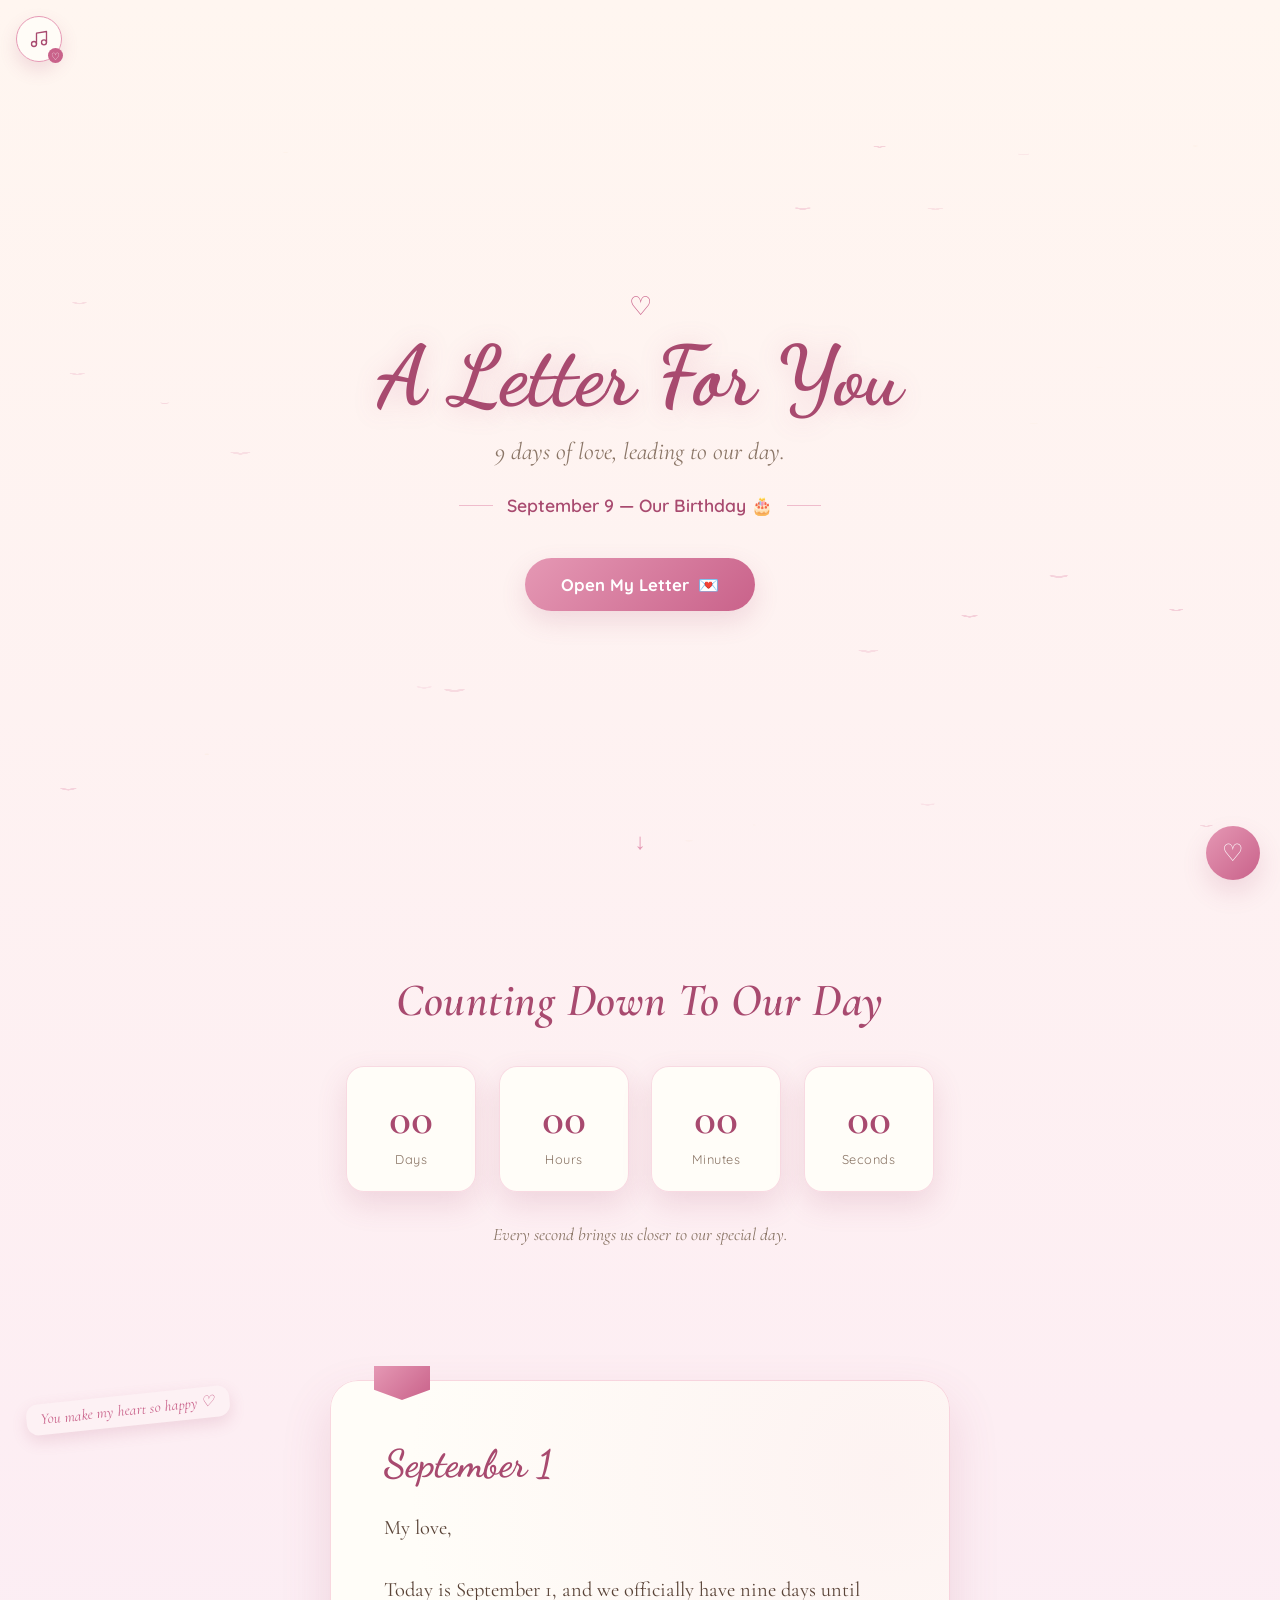
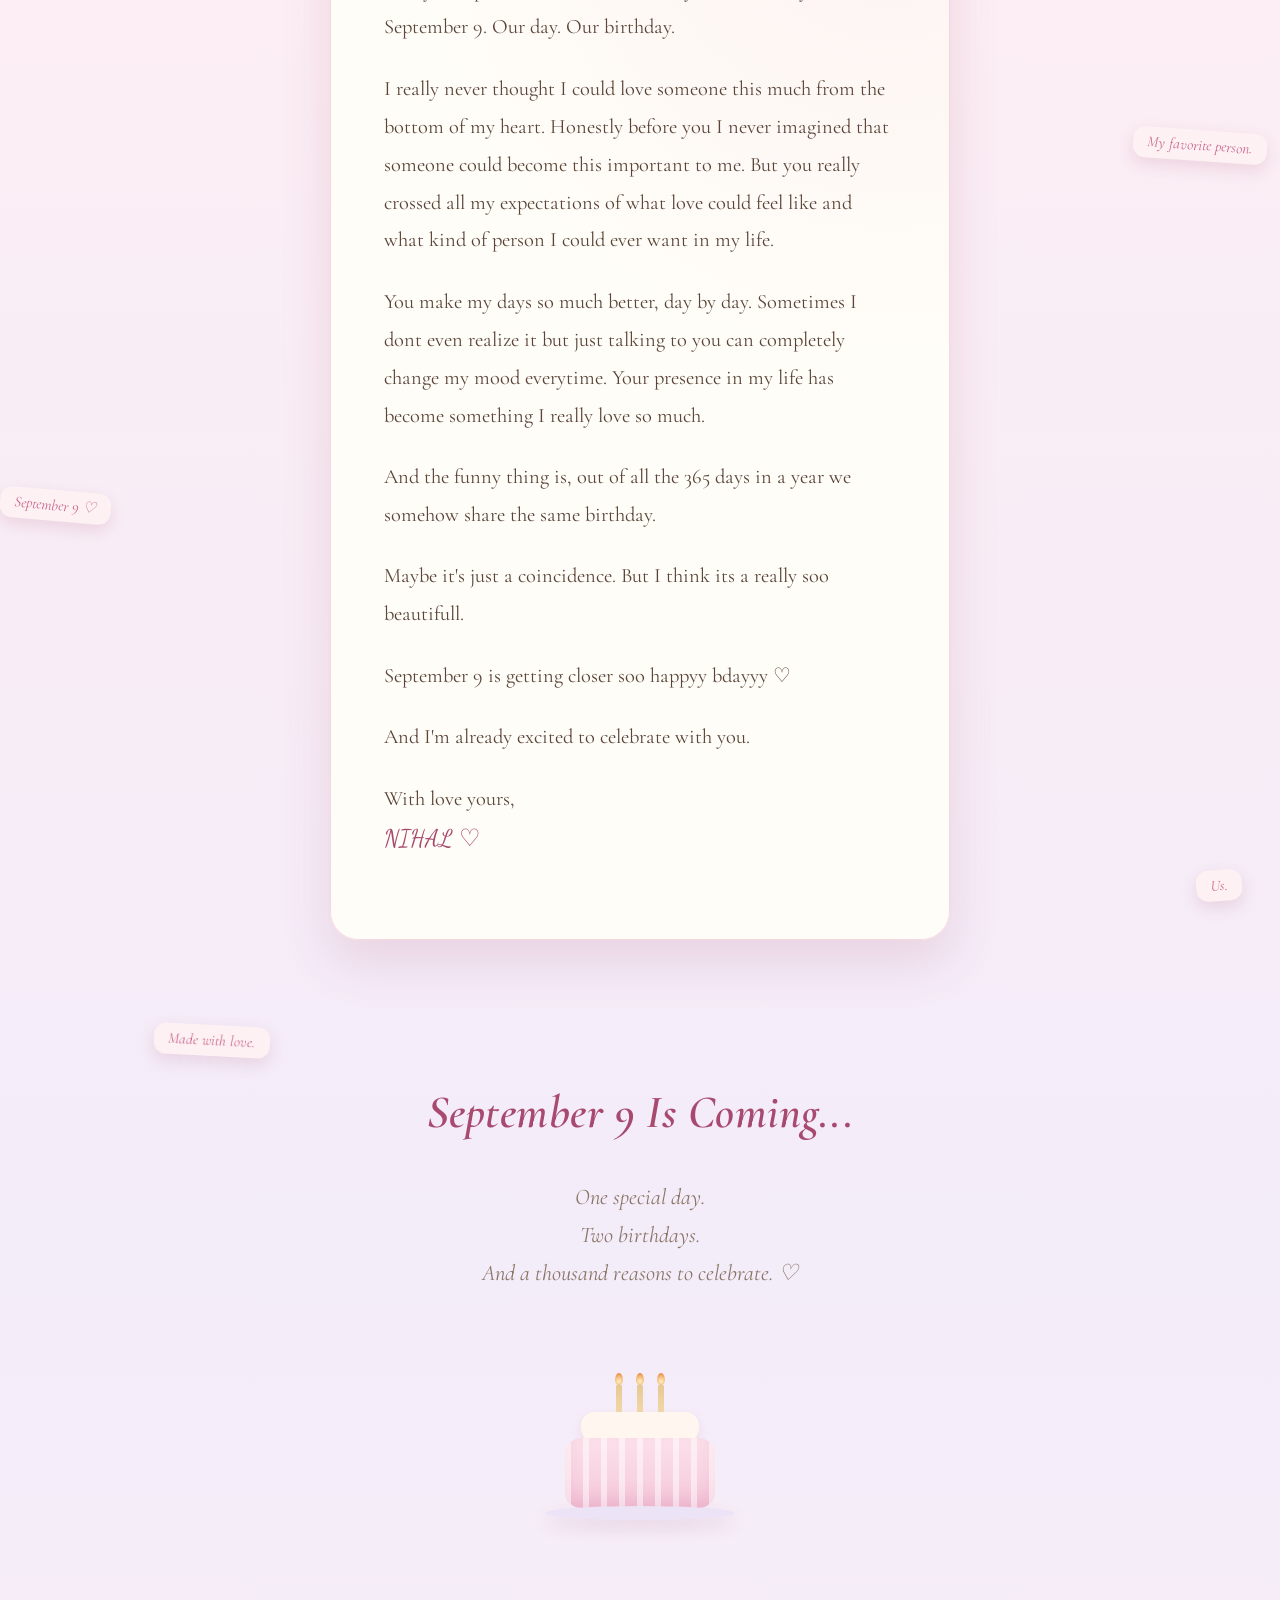
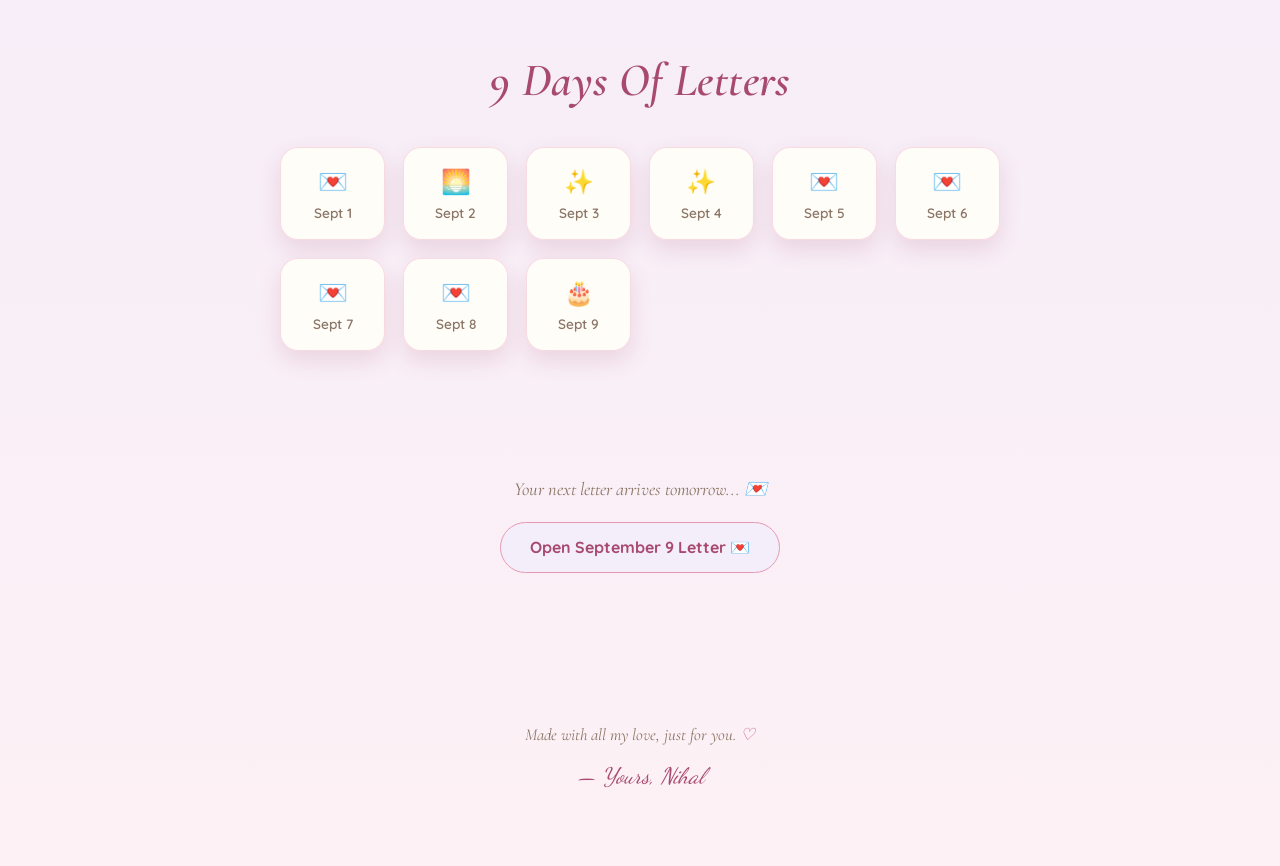
<file: index.html>
<!DOCTYPE html>
<html lang="en">
<head>
<meta charset="UTF-8">
<meta name="viewport" content="width=device-width, initial-scale=1.0">
<title>A Letter For You ♡</title>
<link rel="preconnect" href="https://fonts.googleapis.com">
<link rel="preconnect" href="https://fonts.gstatic.com" crossorigin>
<link href="https://fonts.googleapis.com/css2?family=Cormorant+Garamond:ital,wght@0,400;0,500;0,600;1,400&family=Dancing+Script:wght@500;600;700&family=Quicksand:wght@400;500;600;700&display=swap" rel="stylesheet">
<link rel="stylesheet" href="style.css">
</head>
<body>

<canvas id="bg-canvas"></canvas>
<div id="click-hearts"></div>

<button id="music-toggle" aria-label="Play music" title="Play our song">
  <svg class="icon-note" viewBox="0 0 24 24" fill="none" xmlns="http://www.w3.org/2000/svg">
    <path d="M9 18V5l12-2v13" stroke="currentColor" stroke-width="1.6" stroke-linecap="round" stroke-linejoin="round"/>
    <circle cx="6" cy="18" r="3" stroke="currentColor" stroke-width="1.6"/>
    <circle cx="18" cy="16" r="3" stroke="currentColor" stroke-width="1.6"/>
  </svg>
  <span class="note-status">♡</span>
</button>
<audio id="bg-audio" loop preload="none">
  <source src="audio/our-song.mp3" type="audio/mpeg">
</audio>

<!-- ================= LANDING ================= -->
<section class="landing">
  <div class="landing-inner">
    <p class="eyebrow-heart">♡</p>
    <h1 class="script-title">A Letter For You</h1>
    <p class="landing-sub">9 days of love, leading to our day.</p>
    <div class="landing-date">
      <span class="landing-date-line"></span>
      <span>September 9 — Our Birthday 🎂</span>
      <span class="landing-date-line"></span>
    </div>
    <button class="btn-open" id="open-letter-btn">Open My Letter <span class="mail">💌</span></button>
  </div>
  <div class="scroll-hint">↓</div>
</section>

<!-- ================= COUNTDOWN ================= -->
<section class="countdown-section" id="countdown">
  <h2 class="section-title">Counting Down To Our Day</h2>
  <div class="countdown-grid">
    <div class="countdown-card">
      <span class="countdown-number" id="cd-days">00</span>
      <span class="countdown-label">Days</span>
    </div>
    <div class="countdown-card">
      <span class="countdown-number" id="cd-hours">00</span>
      <span class="countdown-label">Hours</span>
    </div>
    <div class="countdown-card">
      <span class="countdown-number" id="cd-minutes">00</span>
      <span class="countdown-label">Minutes</span>
    </div>
    <div class="countdown-card">
      <span class="countdown-number" id="cd-seconds">00</span>
      <span class="countdown-label">Seconds</span>
    </div>
  </div>
  <p class="countdown-caption">Every second brings us closer to our special day.</p>
</section>

<!-- ================= LOVE LETTER ================= -->
<section class="letter-section" id="letter">
  <div class="letter-paper" id="letter-paper">
    <div class="ribbon"></div>
    <h3 class="letter-title">September 1</h3>
    <div class="letter-body">
      <p>My love,</p>
      <p>Today is September 1, and we officially have nine days until September 9. Our day. Our birthday.</p>
      <p>I really never thought I could love someone this much from the bottom of my heart. Honestly before you I never imagined that someone could become this important to me. But you really crossed all my expectations of what love could feel like and what kind of person I could ever want in my life.</p>
      <p>You make my days so much better, day by day. Sometimes I dont even realize it but just talking to you can completely change my mood everytime. Your presence in my life has become something I really love so much.</p>
      <p>And the funny thing is, out of all the 365 days in a year we somehow share the same birthday.</p>
      <p>Maybe it's just a coincidence. But I think its a really soo beautifull.</p>
      <p>September 9 is getting closer soo happyy bdayyy ♡</p>
      <p>And I'm already excited to celebrate with you.</p>
      <p class="letter-signoff">With love yours,<br><span class="script-name">NIHAL ♡</span></p>
    </div>
  </div>

  <div class="side-note note-1">You make my heart so happy ♡</div>
  <div class="side-note note-2">My favorite person.</div>
  <div class="side-note note-3">September 9 ♡</div>
  <div class="side-note note-4">Us.</div>
  <div class="side-note note-5">Made with love.</div>
</section>

<!-- ================= BIRTHDAY ================= -->
<section class="birthday-section">
  <h2 class="section-title">September 9 Is Coming...</h2>
  <p class="birthday-text">One special day.<br>Two birthdays.<br>And a thousand reasons to celebrate. ♡</p>
  <div class="cake" aria-hidden="true">
    <div class="cake-flame f1"></div>
    <div class="cake-flame f2"></div>
    <div class="cake-flame f3"></div>
    <div class="cake-candle c1"></div>
    <div class="cake-candle c2"></div>
    <div class="cake-candle c3"></div>
    <div class="cake-top"></div>
    <div class="cake-drip d1"></div>
    <div class="cake-drip d2"></div>
    <div class="cake-drip d3"></div>
    <div class="cake-base"></div>
    <div class="cake-plate"></div>
  </div>
</section>

<!-- ================= 9 DAYS OF LETTERS ================= -->
<section class="letters-grid-section">
  <h2 class="section-title">9 Days Of Letters</h2>
  <div class="letters-grid" id="letters-grid"></div>
</section>

<!-- ================= NEXT LETTER ================= -->
<section class="next-letter-section">
  <p class="next-letter-text">Your next letter arrives tomorrow... 💌</p>
  <button class="btn-next-letter" id="next-letter-btn" data-day="2">Open September 2 Letter 🔒</button>
</section>

<div class="modal-overlay" id="letter-modal">
  <div class="modal-decor" id="modal-decor" aria-hidden="true">
    <div class="stars-layer" id="stars-layer"></div>
    <div class="moon"></div>
    <div class="sunrise-glow"></div>
    <div class="envelope">
      <div class="envelope-glow-heart">♡</div>
      <div class="envelope-flap"></div>
      <div class="envelope-lock">🔒</div>
    </div>
  </div>

  <div class="modal-paper" id="modal-paper-el">
    <button class="modal-close" id="modal-close" aria-label="Close">✕</button>

    <div class="modal-locked-view" id="modal-locked-view">
      <div class="lock-glyph" id="modal-lock-glyph">🔒</div>
      <p class="lock-message" id="modal-lock-message">This letter is waiting for you.</p>
      <div class="modal-countdown">
        <span id="modal-cd-h">00</span><span class="colon">:</span><span id="modal-cd-m">00</span><span class="colon">:</span><span id="modal-cd-s">00</span>
      </div>
      <p class="lock-caption">until it unlocks</p>
    </div>
  </div>
</div>

<button class="heart-fab" id="heart-fab" aria-label="Send hearts">♡</button>

<footer class="site-footer">
  <p>Made with all my love, just for you. <span class="beat">♡</span></p>
  <p class="footer-sign">— Yours, Nihal</p>
</footer>

<script src="letters-data.js"></script>
<script src="common.js"></script>
<script src="script.js"></script>
</body>
</html>
</file>
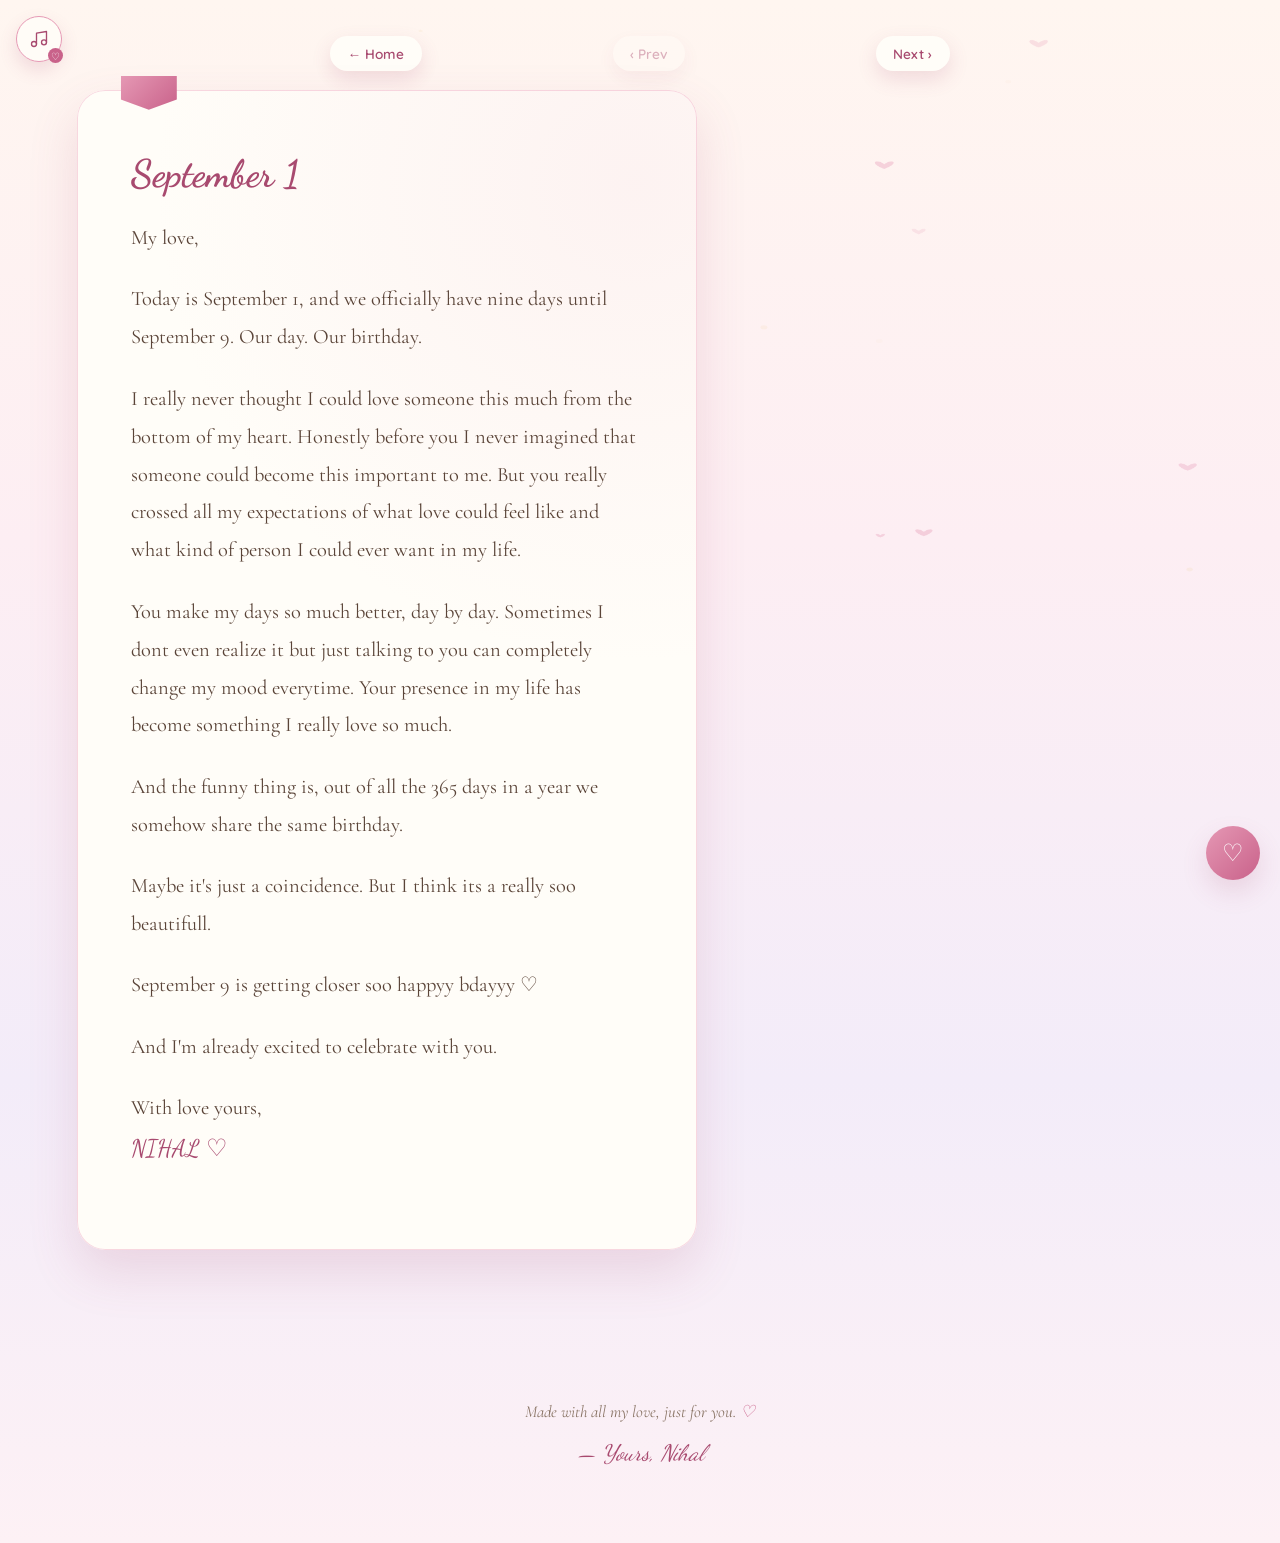
<file: day1.html>
<!DOCTYPE html>
<html lang="en">
<head>
<meta charset="UTF-8">
<meta name="viewport" content="width=device-width, initial-scale=1.0">
<title>September 1 — A Letter For You ♡</title>
<link rel="preconnect" href="https://fonts.googleapis.com">
<link rel="preconnect" href="https://fonts.gstatic.com" crossorigin>
<link href="https://fonts.googleapis.com/css2?family=Cormorant+Garamond:ital,wght@0,400;0,500;0,600;1,400&family=Dancing+Script:wght@500;600;700&family=Quicksand:wght@400;500;600;700&display=swap" rel="stylesheet">
<link rel="stylesheet" href="style.css">
</head>
<body>

<canvas id="bg-canvas"></canvas>
<div id="click-hearts"></div>

<div class="day-decor" aria-hidden="true">
  <div class="stars-layer" id="stars-layer"></div>
  <div class="moon"></div>
  <div class="sunrise-glow"></div>
</div>

<button id="music-toggle" aria-label="Play music" title="Play our song">
  <svg class="icon-note" viewBox="0 0 24 24" fill="none" xmlns="http://www.w3.org/2000/svg">
    <path d="M9 18V5l12-2v13" stroke="currentColor" stroke-width="1.6" stroke-linecap="round" stroke-linejoin="round"/>
    <circle cx="6" cy="18" r="3" stroke="currentColor" stroke-width="1.6"/>
    <circle cx="18" cy="16" r="3" stroke="currentColor" stroke-width="1.6"/>
  </svg>
  <span class="note-status">♡</span>
</button>
<audio id="bg-audio" loop preload="none">
  <source src="audio/our-song.mp3" type="audio/mpeg">
</audio>

<section class="letter-section day-page-wrap">
  <div class="day-nav">
    <a class="day-nav-link" href="index.html">← Home</a>
    <a class="day-nav-link" id="day-prev" href="#">‹ Prev</a>
    <a class="day-nav-link" id="day-next" href="#">Next ›</a>
  </div>

  <div class="letter-paper" id="letter-paper">
    <div class="ribbon"></div>
    <h3 class="letter-title" id="day-title">September 1</h3>
    <p class="letter-theme-name" id="day-theme-name"></p>
    <div class="letter-body" id="day-body"></div>
  </div>
</section>

<button class="heart-fab" id="heart-fab" aria-label="Send hearts">♡</button>

<footer class="site-footer">
  <p>Made with all my love, just for you. <span class="beat">♡</span></p>
  <p class="footer-sign">— Yours, Nihal</p>
</footer>

<script src="letters-data.js"></script>
<script>const DAY = 1;</script>
<script src="common.js"></script>
<script src="day.js"></script>
</body>
</html>
</file>
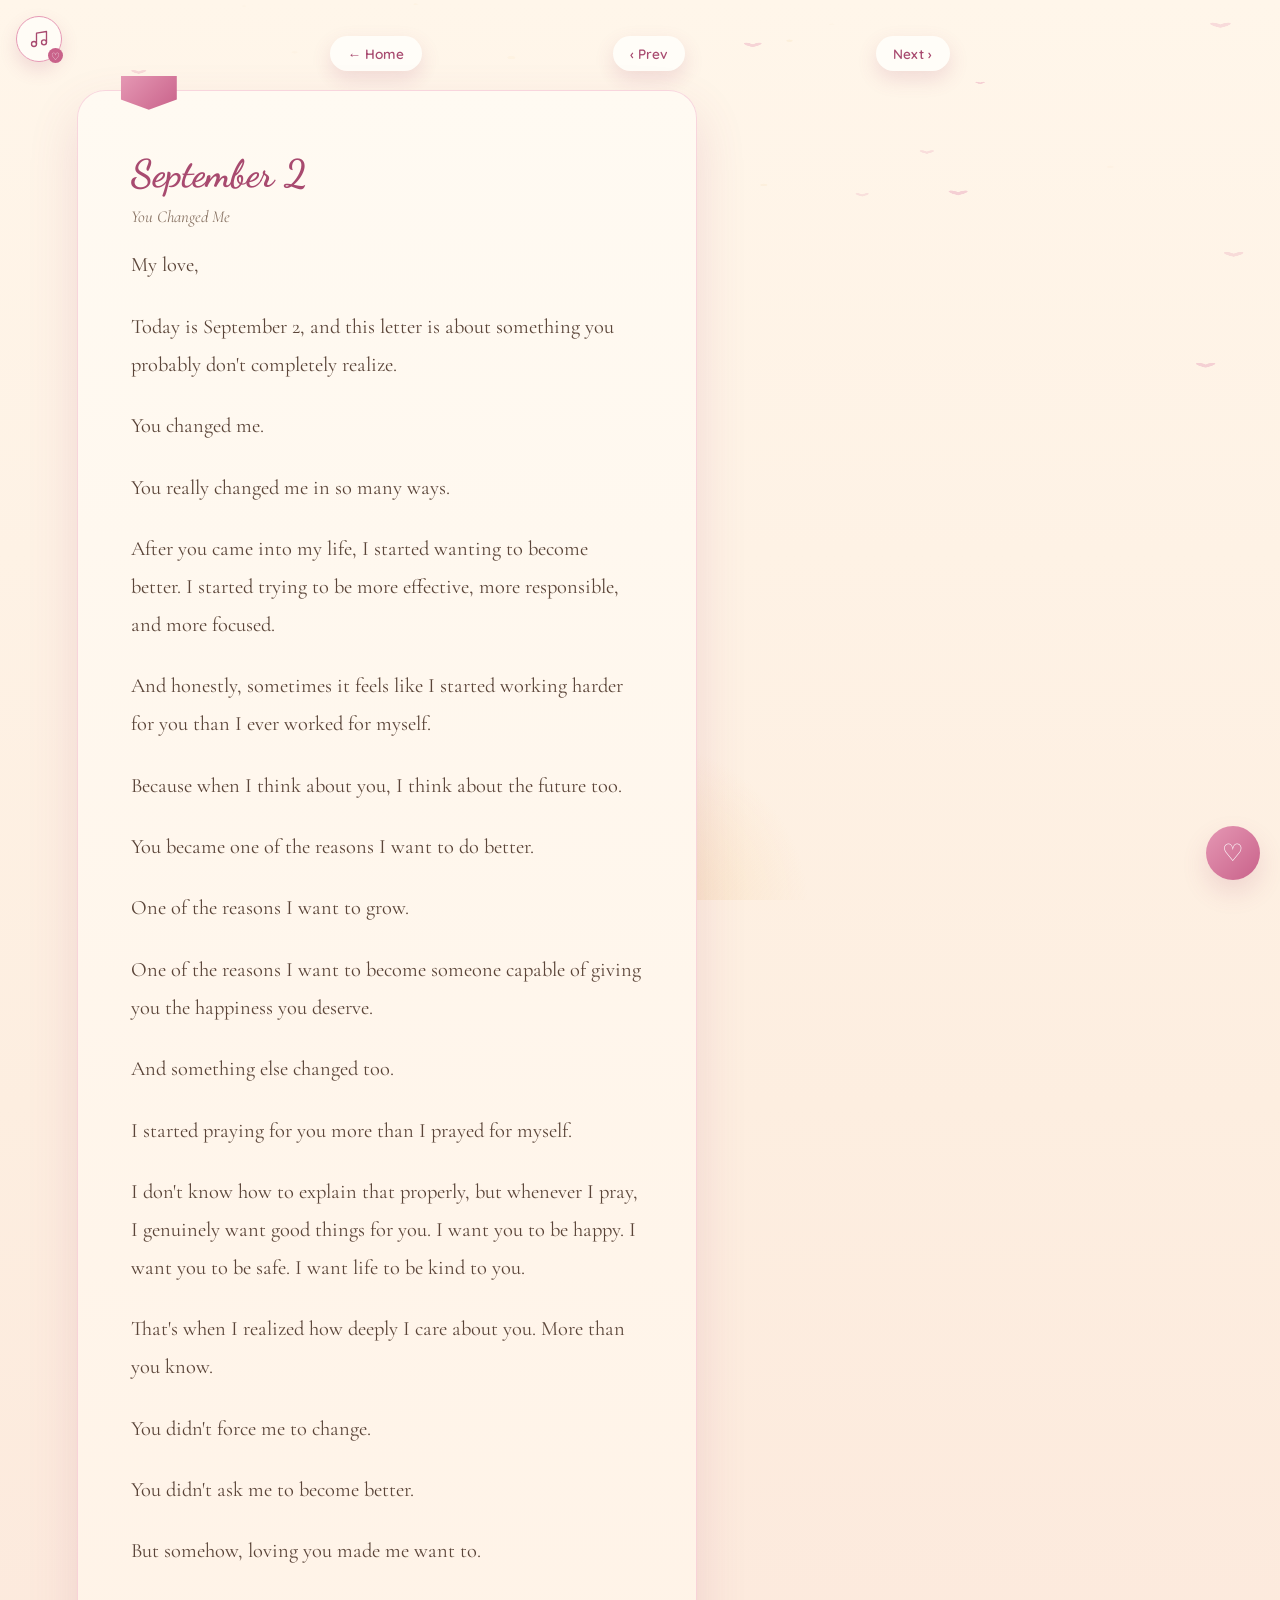
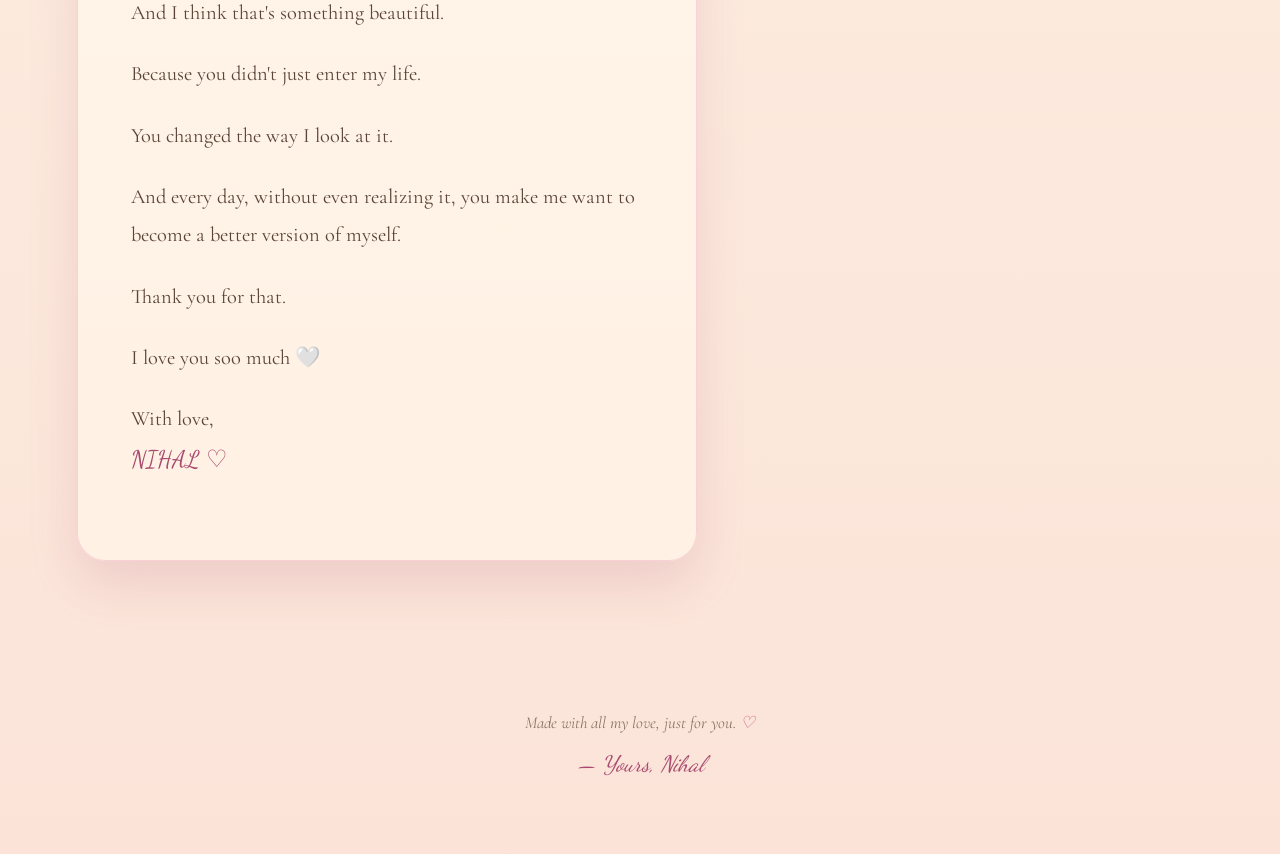
<file: day2.html>
<!DOCTYPE html>
<html lang="en">
<head>
<meta charset="UTF-8">
<meta name="viewport" content="width=device-width, initial-scale=1.0">
<title>September 2 — A Letter For You ♡</title>
<link rel="preconnect" href="https://fonts.googleapis.com">
<link rel="preconnect" href="https://fonts.gstatic.com" crossorigin>
<link href="https://fonts.googleapis.com/css2?family=Cormorant+Garamond:ital,wght@0,400;0,500;0,600;1,400&family=Dancing+Script:wght@500;600;700&family=Quicksand:wght@400;500;600;700&display=swap" rel="stylesheet">
<link rel="stylesheet" href="style.css">
</head>
<body>

<canvas id="bg-canvas"></canvas>
<div id="click-hearts"></div>

<div class="day-decor" aria-hidden="true">
  <div class="stars-layer" id="stars-layer"></div>
  <div class="moon"></div>
  <div class="sunrise-glow"></div>
</div>

<button id="music-toggle" aria-label="Play music" title="Play our song">
  <svg class="icon-note" viewBox="0 0 24 24" fill="none" xmlns="http://www.w3.org/2000/svg">
    <path d="M9 18V5l12-2v13" stroke="currentColor" stroke-width="1.6" stroke-linecap="round" stroke-linejoin="round"/>
    <circle cx="6" cy="18" r="3" stroke="currentColor" stroke-width="1.6"/>
    <circle cx="18" cy="16" r="3" stroke="currentColor" stroke-width="1.6"/>
  </svg>
  <span class="note-status">♡</span>
</button>
<audio id="bg-audio" loop preload="none">
  <source src="audio/our-song.mp3" type="audio/mpeg">
</audio>

<section class="letter-section day-page-wrap">
  <div class="day-nav">
    <a class="day-nav-link" href="index.html">← Home</a>
    <a class="day-nav-link" id="day-prev" href="#">‹ Prev</a>
    <a class="day-nav-link" id="day-next" href="#">Next ›</a>
  </div>

  <div class="letter-paper" id="letter-paper">
    <div class="ribbon"></div>
    <h3 class="letter-title" id="day-title">September 2</h3>
    <p class="letter-theme-name" id="day-theme-name"></p>
    <div class="letter-body" id="day-body"></div>
  </div>
</section>

<button class="heart-fab" id="heart-fab" aria-label="Send hearts">♡</button>

<footer class="site-footer">
  <p>Made with all my love, just for you. <span class="beat">♡</span></p>
  <p class="footer-sign">— Yours, Nihal</p>
</footer>

<script src="letters-data.js"></script>
<script>const DAY = 2;</script>
<script src="common.js"></script>
<script src="day.js"></script>
</body>
</html>
</file>
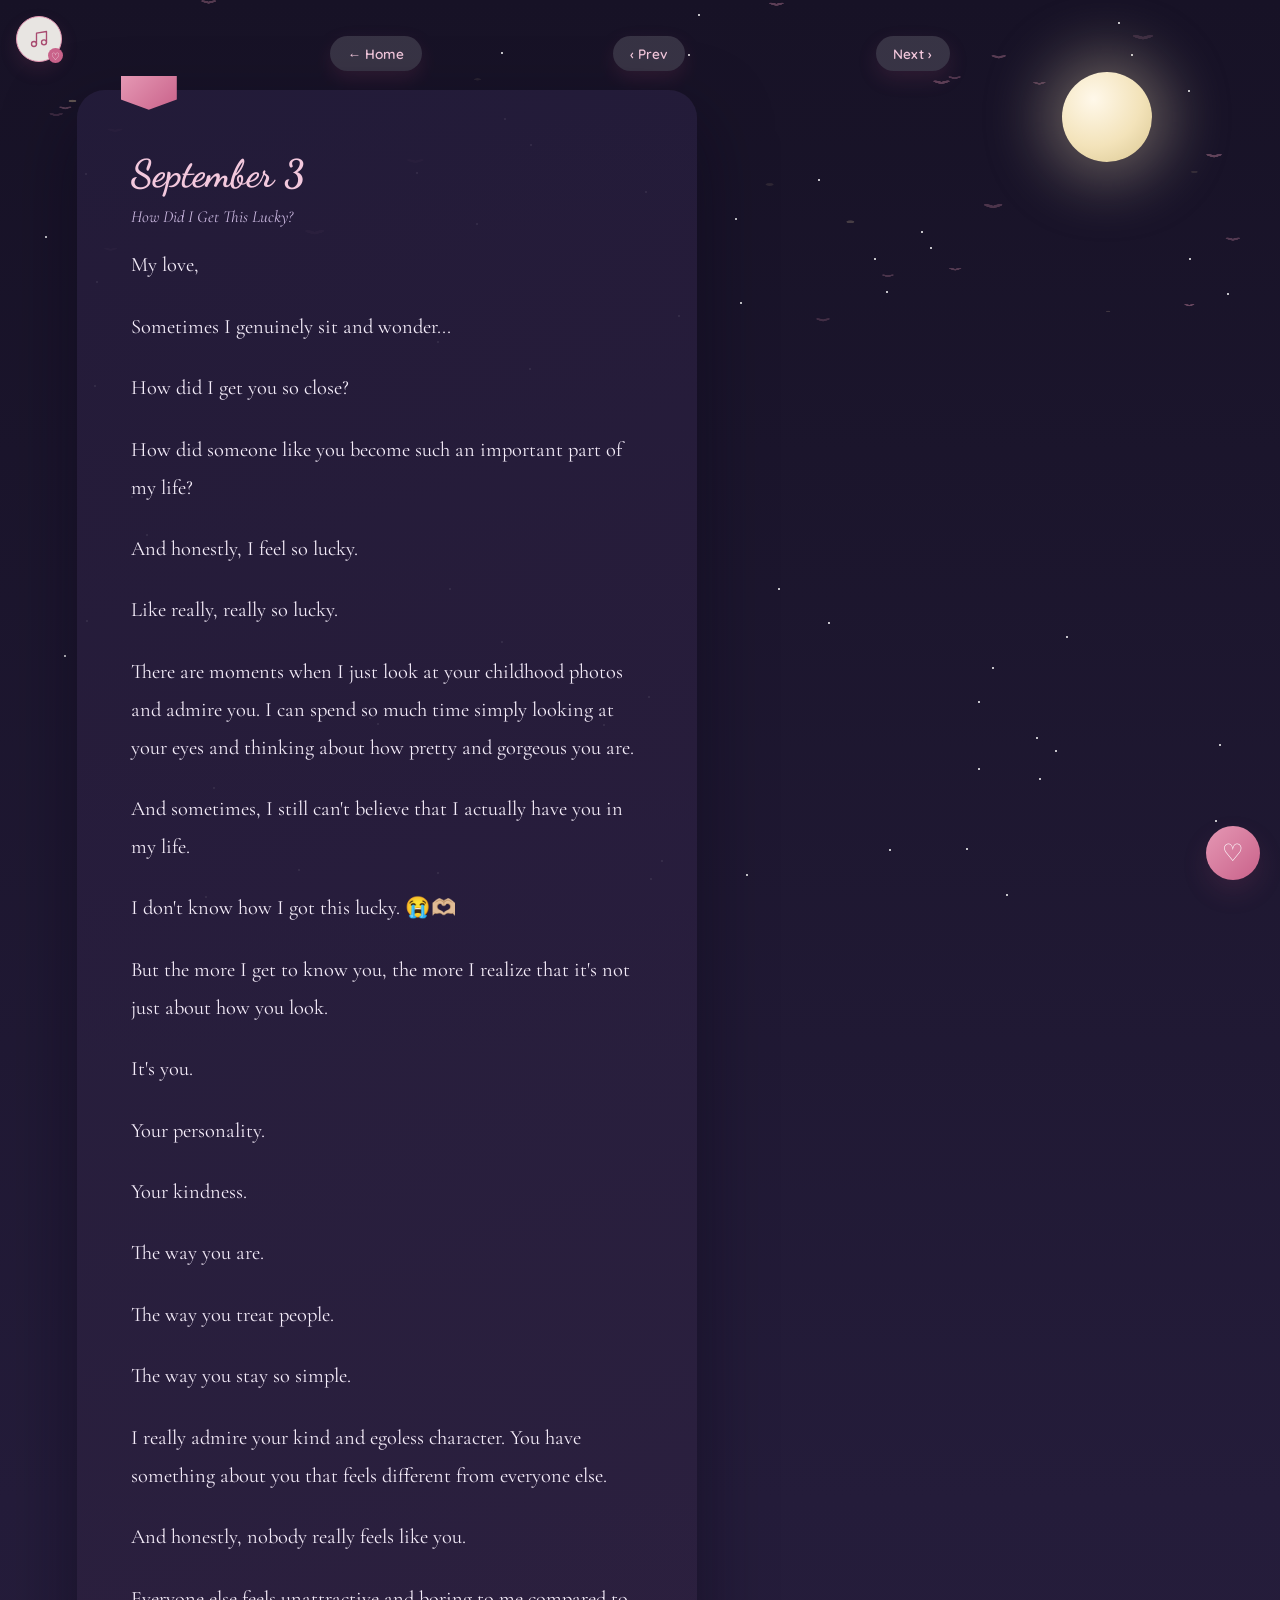
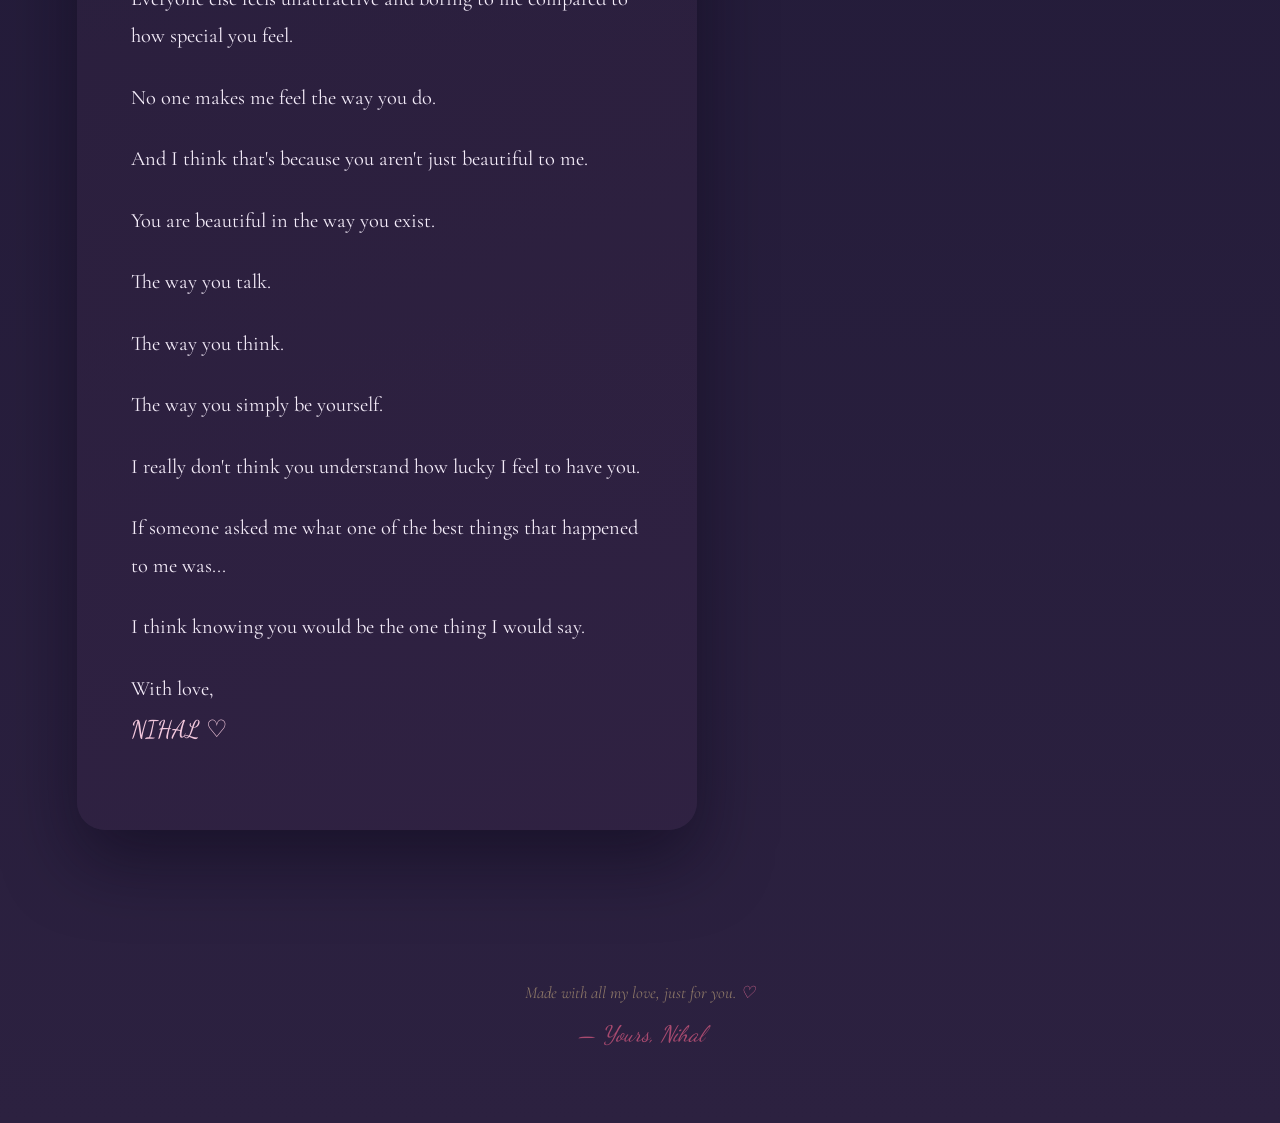
<file: day3.html>
<!DOCTYPE html>
<html lang="en">
<head>
<meta charset="UTF-8">
<meta name="viewport" content="width=device-width, initial-scale=1.0">
<title>September 3 — A Letter For You ♡</title>
<link rel="preconnect" href="https://fonts.googleapis.com">
<link rel="preconnect" href="https://fonts.gstatic.com" crossorigin>
<link href="https://fonts.googleapis.com/css2?family=Cormorant+Garamond:ital,wght@0,400;0,500;0,600;1,400&family=Dancing+Script:wght@500;600;700&family=Quicksand:wght@400;500;600;700&display=swap" rel="stylesheet">
<link rel="stylesheet" href="style.css">
</head>
<body>

<canvas id="bg-canvas"></canvas>
<div id="click-hearts"></div>

<div class="day-decor" aria-hidden="true">
  <div class="stars-layer" id="stars-layer"></div>
  <div class="moon"></div>
  <div class="sunrise-glow"></div>
</div>

<button id="music-toggle" aria-label="Play music" title="Play our song">
  <svg class="icon-note" viewBox="0 0 24 24" fill="none" xmlns="http://www.w3.org/2000/svg">
    <path d="M9 18V5l12-2v13" stroke="currentColor" stroke-width="1.6" stroke-linecap="round" stroke-linejoin="round"/>
    <circle cx="6" cy="18" r="3" stroke="currentColor" stroke-width="1.6"/>
    <circle cx="18" cy="16" r="3" stroke="currentColor" stroke-width="1.6"/>
  </svg>
  <span class="note-status">♡</span>
</button>
<audio id="bg-audio" loop preload="none">
  <source src="audio/our-song.mp3" type="audio/mpeg">
</audio>

<section class="letter-section day-page-wrap">
  <div class="day-nav">
    <a class="day-nav-link" href="index.html">← Home</a>
    <a class="day-nav-link" id="day-prev" href="#">‹ Prev</a>
    <a class="day-nav-link" id="day-next" href="#">Next ›</a>
  </div>

  <div class="letter-paper" id="letter-paper">
    <div class="ribbon"></div>
    <h3 class="letter-title" id="day-title">September 3</h3>
    <p class="letter-theme-name" id="day-theme-name"></p>
    <div class="letter-body" id="day-body"></div>
  </div>
</section>

<button class="heart-fab" id="heart-fab" aria-label="Send hearts">♡</button>

<footer class="site-footer">
  <p>Made with all my love, just for you. <span class="beat">♡</span></p>
  <p class="footer-sign">— Yours, Nihal</p>
</footer>

<script src="letters-data.js"></script>
<script>const DAY = 3;</script>
<script src="common.js"></script>
<script src="day.js"></script>
</body>
</html>
</file>
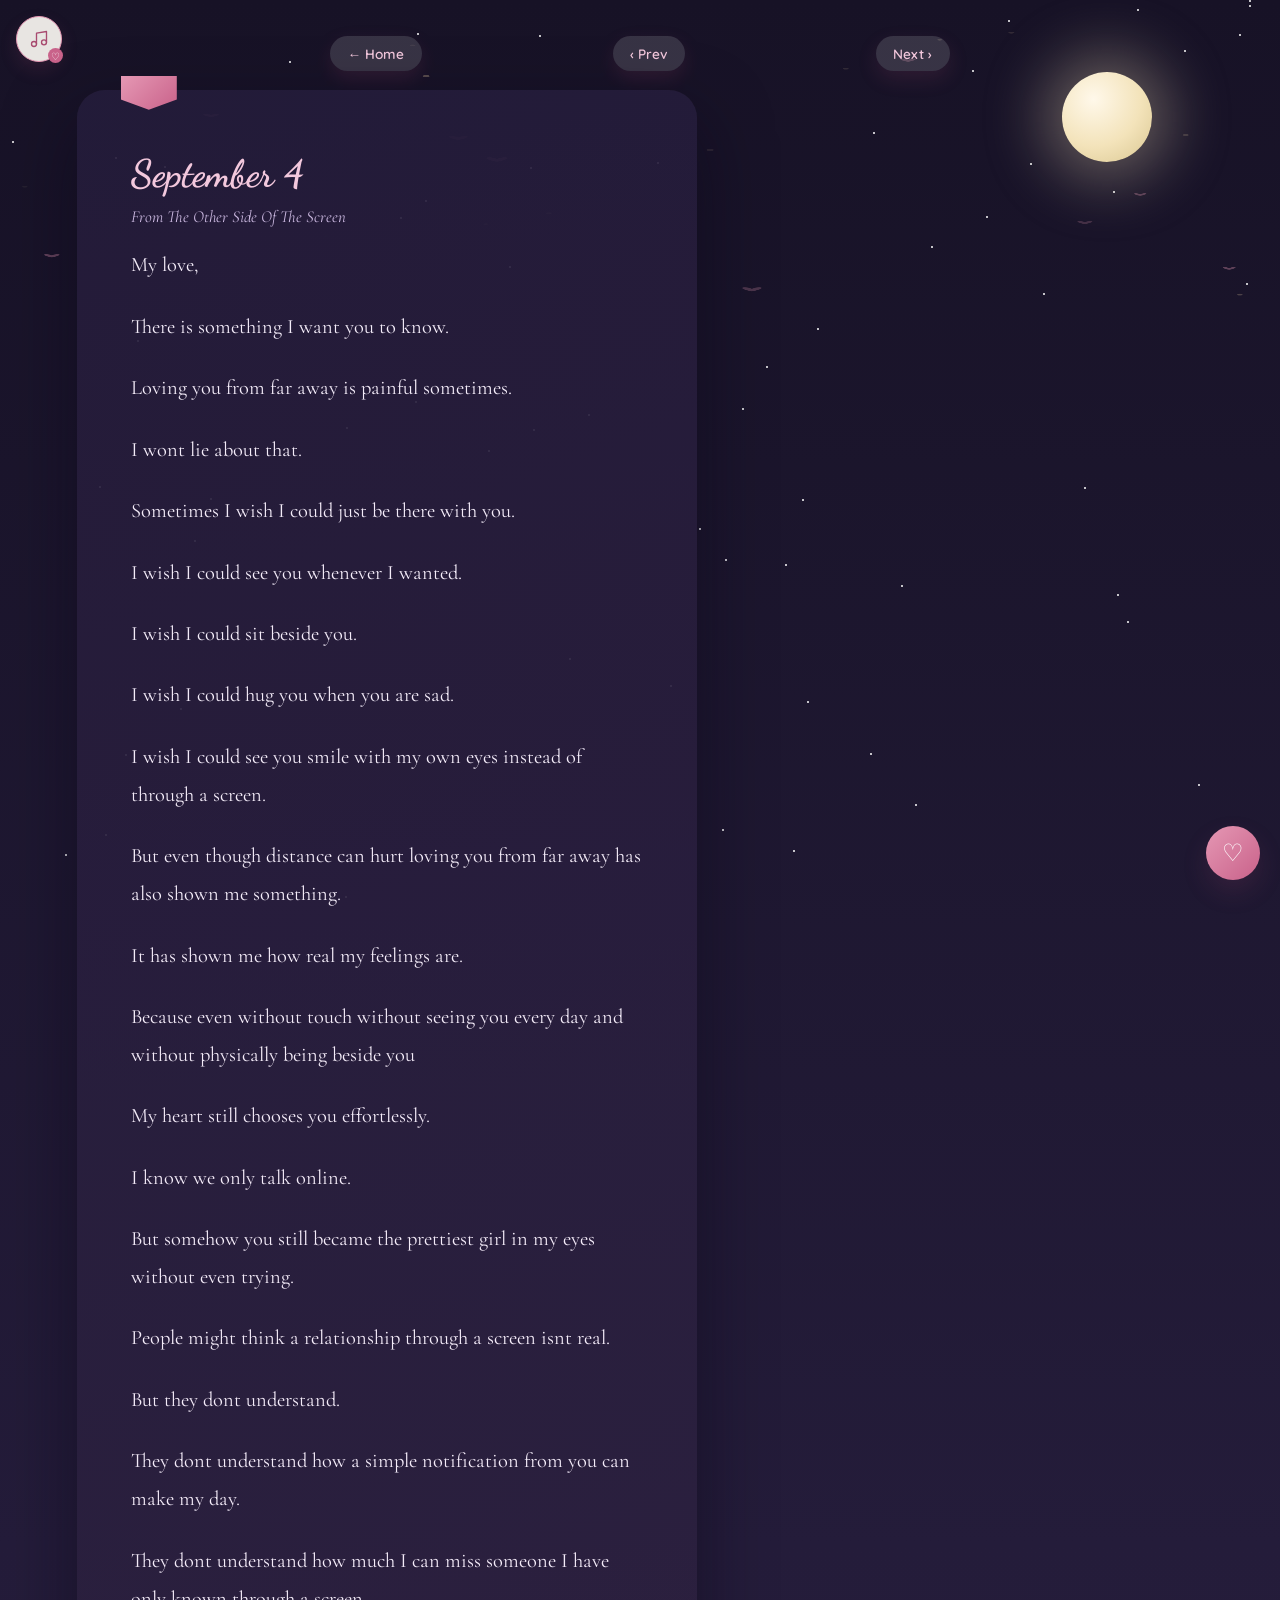
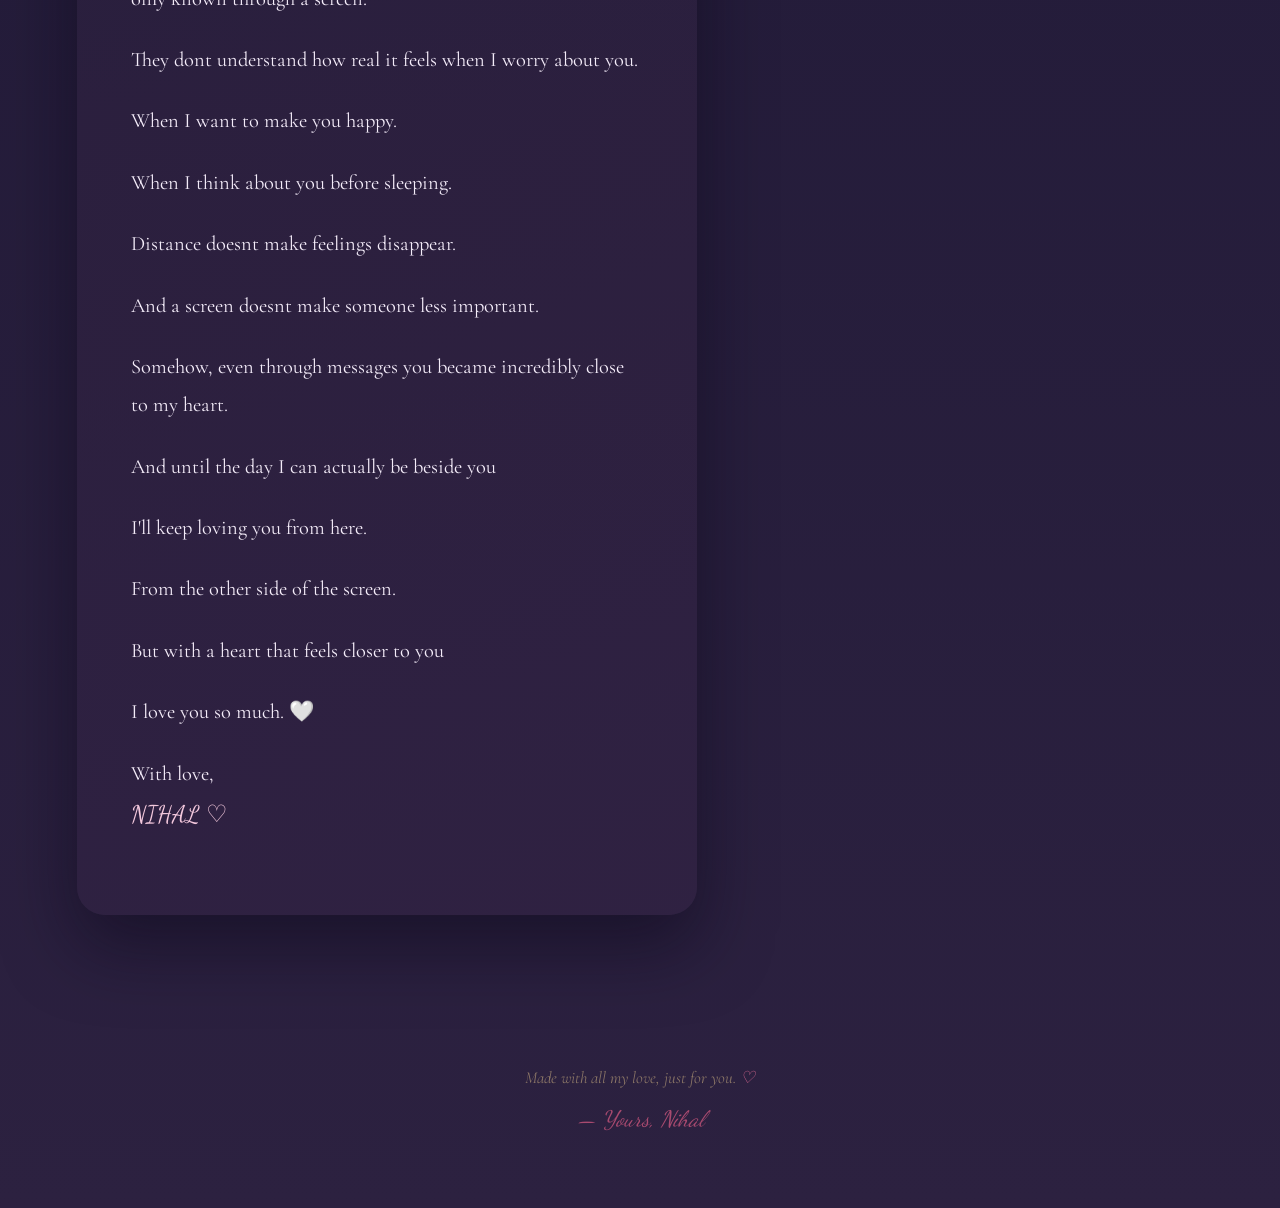
<file: day4.html>
<!DOCTYPE html>
<html lang="en">
<head>
<meta charset="UTF-8">
<meta name="viewport" content="width=device-width, initial-scale=1.0">
<title>September 4 — A Letter For You ♡</title>
<link rel="preconnect" href="https://fonts.googleapis.com">
<link rel="preconnect" href="https://fonts.gstatic.com" crossorigin>
<link href="https://fonts.googleapis.com/css2?family=Cormorant+Garamond:ital,wght@0,400;0,500;0,600;1,400&family=Dancing+Script:wght@500;600;700&family=Quicksand:wght@400;500;600;700&display=swap" rel="stylesheet">
<link rel="stylesheet" href="style.css">
</head>
<body>

<canvas id="bg-canvas"></canvas>
<div id="click-hearts"></div>

<div class="day-decor" aria-hidden="true">
  <div class="stars-layer" id="stars-layer"></div>
  <div class="moon"></div>
  <div class="sunrise-glow"></div>
</div>

<button id="music-toggle" aria-label="Play music" title="Play our song">
  <svg class="icon-note" viewBox="0 0 24 24" fill="none" xmlns="http://www.w3.org/2000/svg">
    <path d="M9 18V5l12-2v13" stroke="currentColor" stroke-width="1.6" stroke-linecap="round" stroke-linejoin="round"/>
    <circle cx="6" cy="18" r="3" stroke="currentColor" stroke-width="1.6"/>
    <circle cx="18" cy="16" r="3" stroke="currentColor" stroke-width="1.6"/>
  </svg>
  <span class="note-status">♡</span>
</button>
<audio id="bg-audio" loop preload="none">
  <source src="audio/our-song.mp3" type="audio/mpeg">
</audio>

<section class="letter-section day-page-wrap">
  <div class="day-nav">
    <a class="day-nav-link" href="index.html">← Home</a>
    <a class="day-nav-link" id="day-prev" href="#">‹ Prev</a>
    <a class="day-nav-link" id="day-next" href="#">Next ›</a>
  </div>

  <div class="letter-paper" id="letter-paper">
    <div class="ribbon"></div>
    <h3 class="letter-title" id="day-title">September 4</h3>
    <p class="letter-theme-name" id="day-theme-name"></p>
    <div class="letter-body" id="day-body"></div>
  </div>
</section>

<button class="heart-fab" id="heart-fab" aria-label="Send hearts">♡</button>

<footer class="site-footer">
  <p>Made with all my love, just for you. <span class="beat">♡</span></p>
  <p class="footer-sign">— Yours, Nihal</p>
</footer>

<script src="letters-data.js"></script>
<script>const DAY = 4;</script>
<script src="common.js"></script>
<script src="day.js"></script>
</body>
</html>
</file>
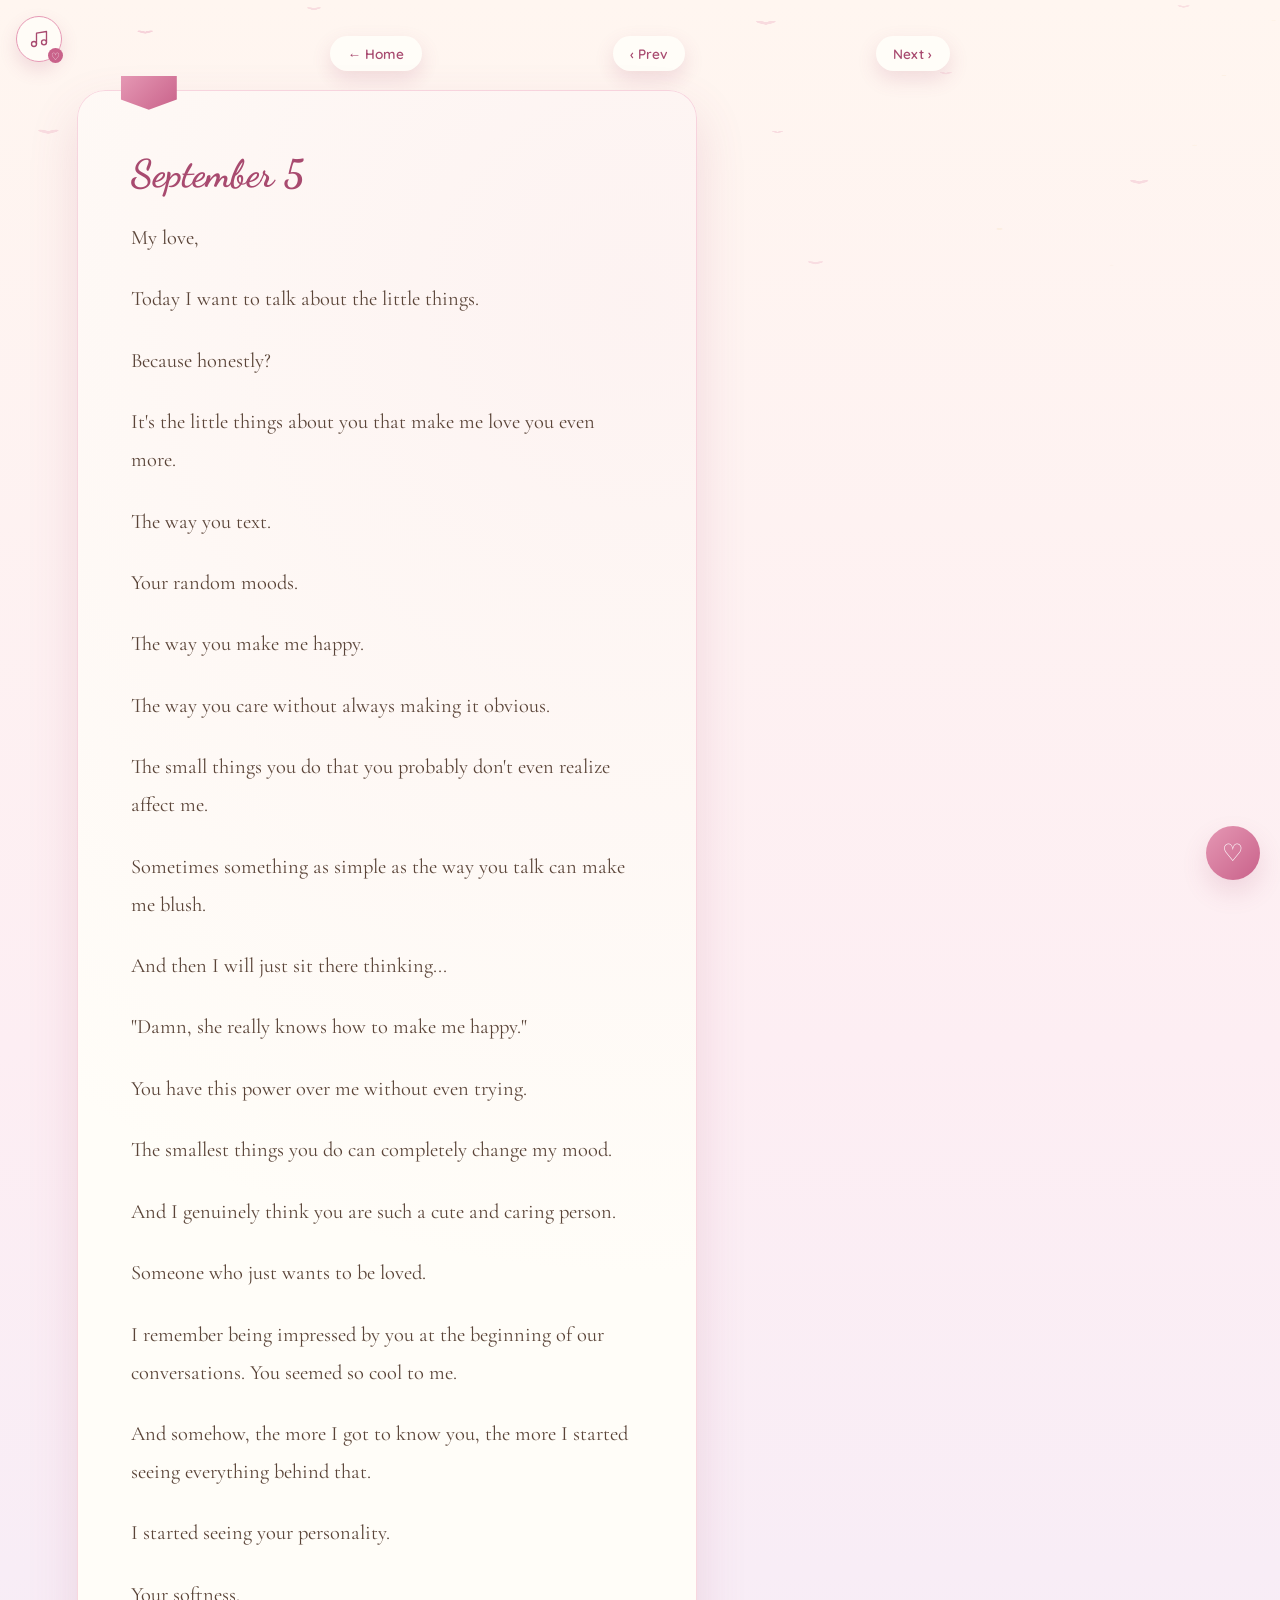
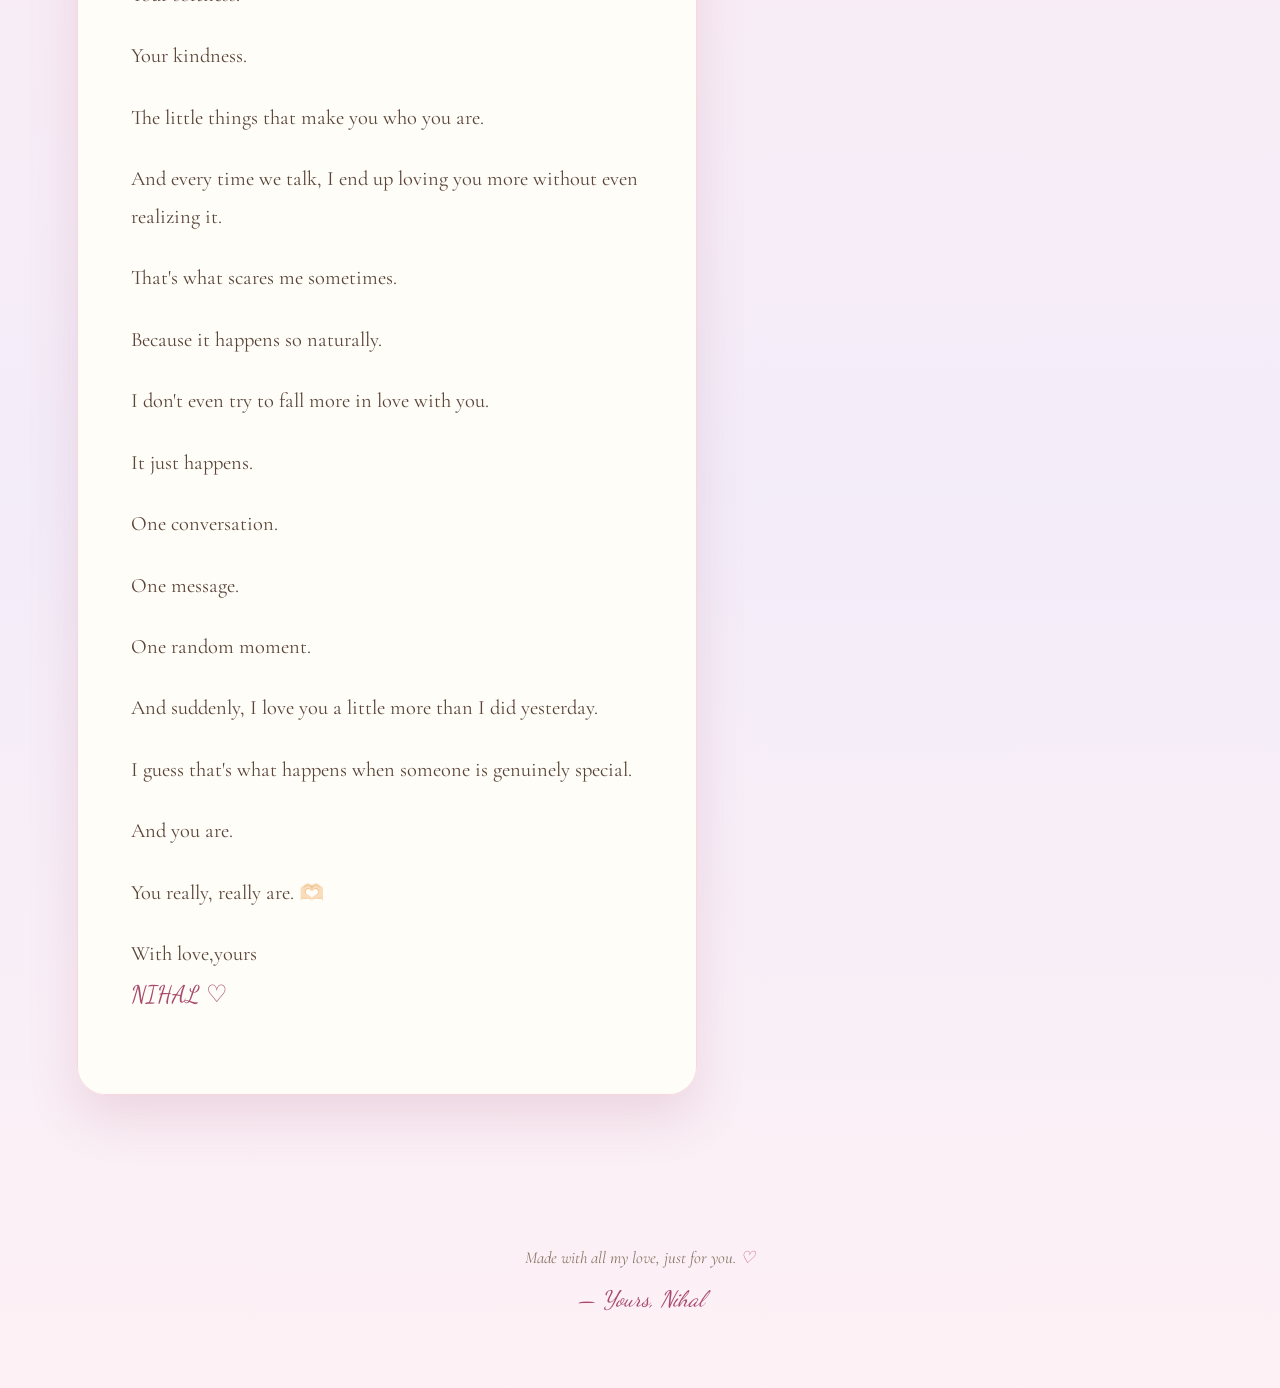
<file: day5.html>
<!DOCTYPE html>
<html lang="en">
<head>
<meta charset="UTF-8">
<meta name="viewport" content="width=device-width, initial-scale=1.0">
<title>September 5 — A Letter For You ♡</title>
<link rel="preconnect" href="https://fonts.googleapis.com">
<link rel="preconnect" href="https://fonts.gstatic.com" crossorigin>
<link href="https://fonts.googleapis.com/css2?family=Cormorant+Garamond:ital,wght@0,400;0,500;0,600;1,400&family=Dancing+Script:wght@500;600;700&family=Quicksand:wght@400;500;600;700&display=swap" rel="stylesheet">
<link rel="stylesheet" href="style.css">
</head>
<body>

<canvas id="bg-canvas"></canvas>
<div id="click-hearts"></div>

<div class="day-decor" aria-hidden="true">
  <div class="stars-layer" id="stars-layer"></div>
  <div class="moon"></div>
  <div class="sunrise-glow"></div>
</div>

<button id="music-toggle" aria-label="Play music" title="Play our song">
  <svg class="icon-note" viewBox="0 0 24 24" fill="none" xmlns="http://www.w3.org/2000/svg">
    <path d="M9 18V5l12-2v13" stroke="currentColor" stroke-width="1.6" stroke-linecap="round" stroke-linejoin="round"/>
    <circle cx="6" cy="18" r="3" stroke="currentColor" stroke-width="1.6"/>
    <circle cx="18" cy="16" r="3" stroke="currentColor" stroke-width="1.6"/>
  </svg>
  <span class="note-status">♡</span>
</button>
<audio id="bg-audio" loop preload="none">
  <source src="audio/our-song.mp3" type="audio/mpeg">
</audio>

<section class="letter-section day-page-wrap">
  <div class="day-nav">
    <a class="day-nav-link" href="index.html">← Home</a>
    <a class="day-nav-link" id="day-prev" href="#">‹ Prev</a>
    <a class="day-nav-link" id="day-next" href="#">Next ›</a>
  </div>

  <div class="letter-paper" id="letter-paper">
    <div class="ribbon"></div>
    <h3 class="letter-title" id="day-title">September 5</h3>
    <p class="letter-theme-name" id="day-theme-name"></p>
    <div class="letter-body" id="day-body"></div>
  </div>
</section>

<button class="heart-fab" id="heart-fab" aria-label="Send hearts">♡</button>

<footer class="site-footer">
  <p>Made with all my love, just for you. <span class="beat">♡</span></p>
  <p class="footer-sign">— Yours, Nihal</p>
</footer>

<script src="letters-data.js"></script>
<script>const DAY = 5;</script>
<script src="common.js"></script>
<script src="day.js"></script>
</body>
</html>
</file>
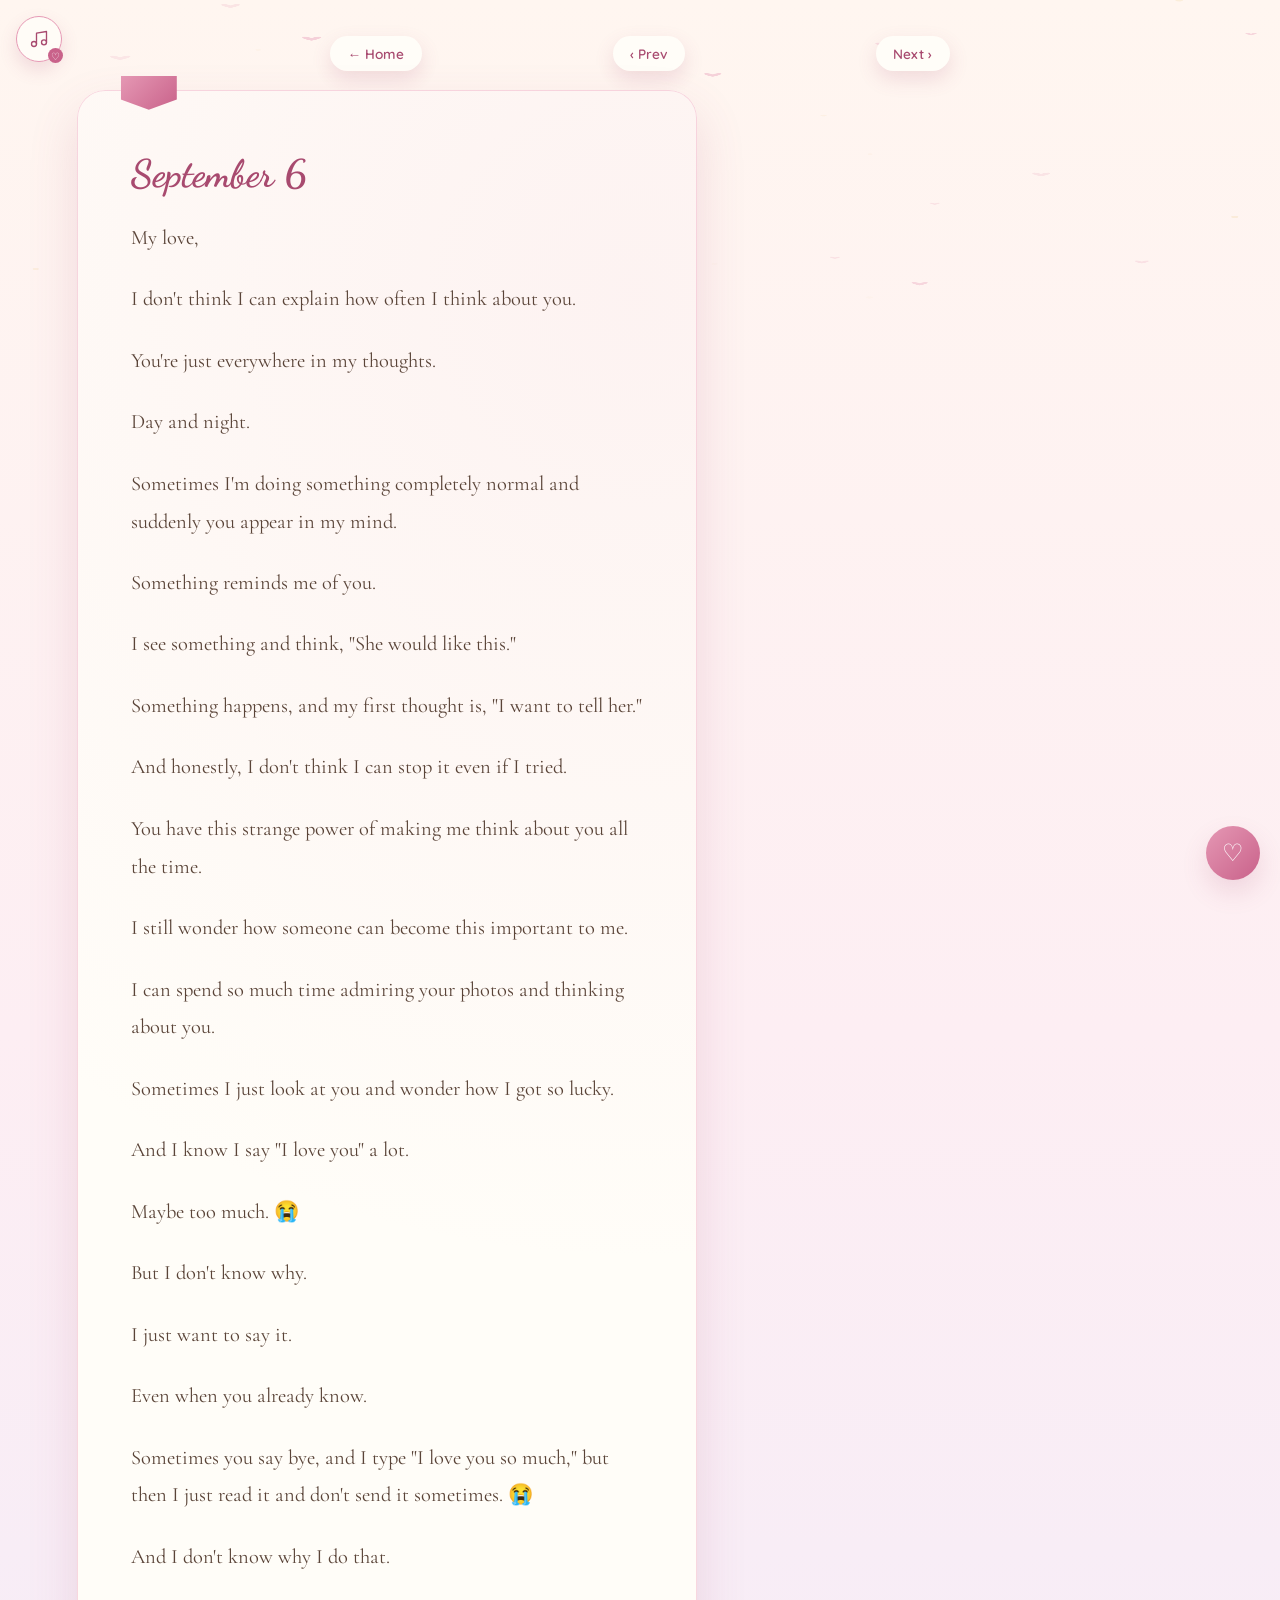
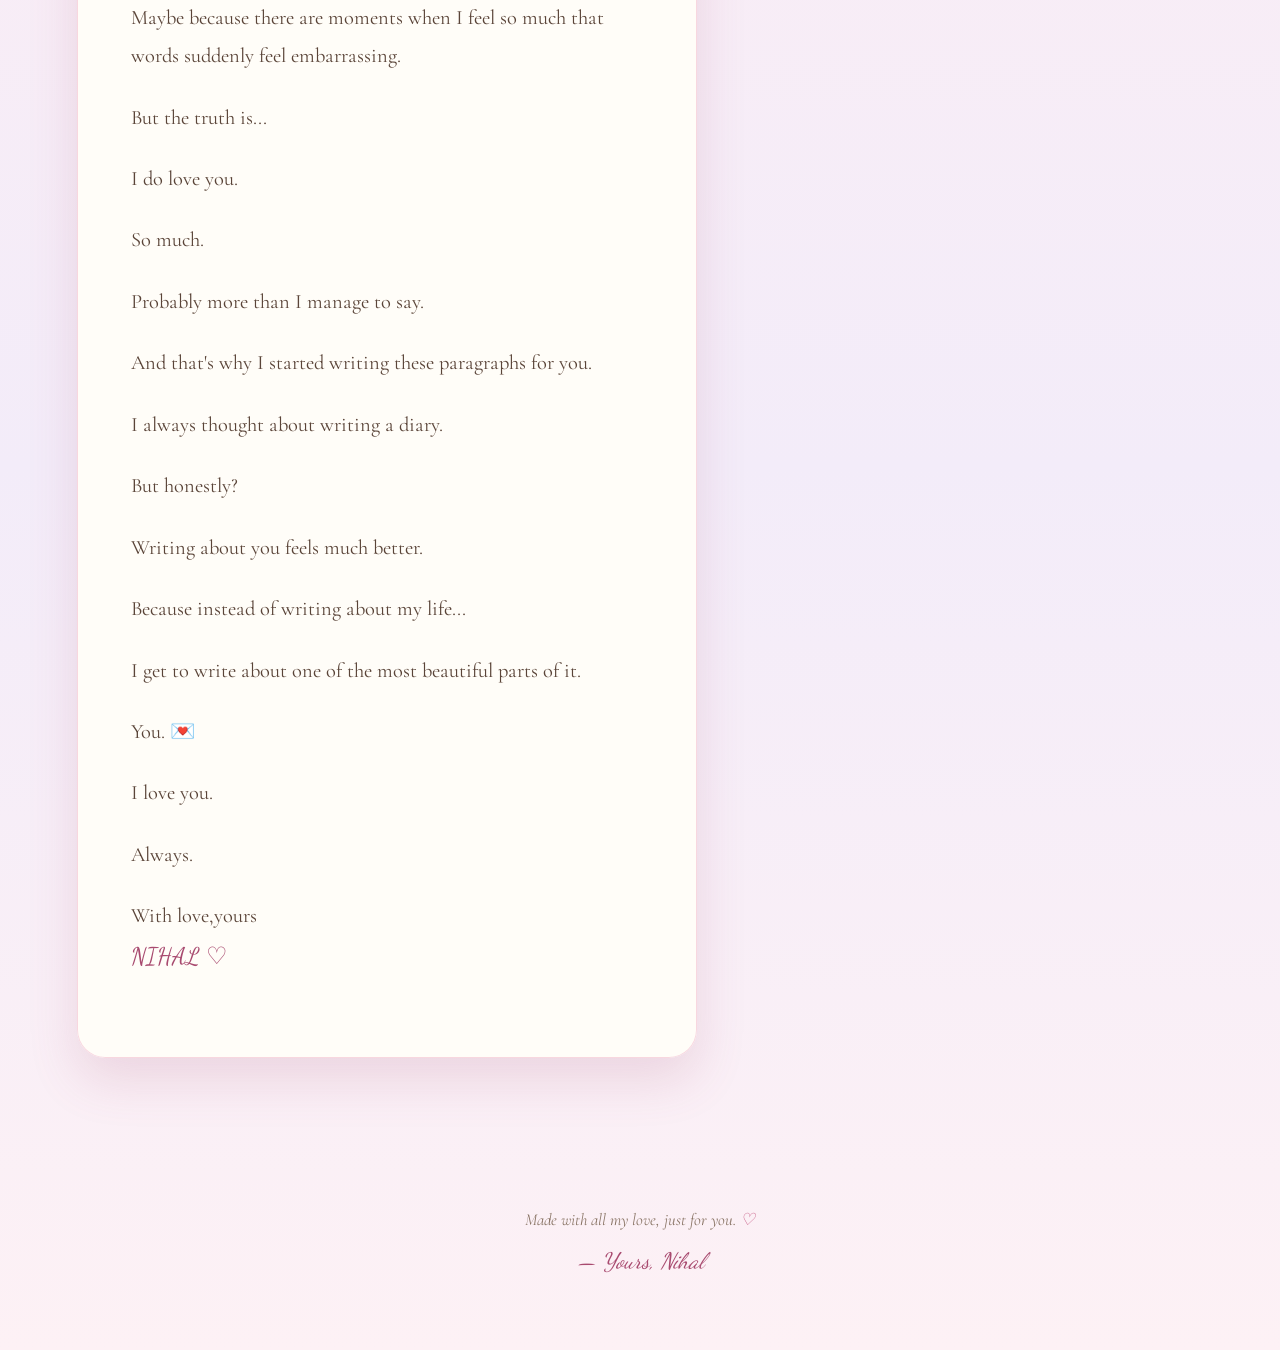
<file: day6.html>
<!DOCTYPE html>
<html lang="en">
<head>
<meta charset="UTF-8">
<meta name="viewport" content="width=device-width, initial-scale=1.0">
<title>September 6 — A Letter For You ♡</title>
<link rel="preconnect" href="https://fonts.googleapis.com">
<link rel="preconnect" href="https://fonts.gstatic.com" crossorigin>
<link href="https://fonts.googleapis.com/css2?family=Cormorant+Garamond:ital,wght@0,400;0,500;0,600;1,400&family=Dancing+Script:wght@500;600;700&family=Quicksand:wght@400;500;600;700&display=swap" rel="stylesheet">
<link rel="stylesheet" href="style.css">
</head>
<body>

<canvas id="bg-canvas"></canvas>
<div id="click-hearts"></div>

<div class="day-decor" aria-hidden="true">
  <div class="stars-layer" id="stars-layer"></div>
  <div class="moon"></div>
  <div class="sunrise-glow"></div>
</div>

<button id="music-toggle" aria-label="Play music" title="Play our song">
  <svg class="icon-note" viewBox="0 0 24 24" fill="none" xmlns="http://www.w3.org/2000/svg">
    <path d="M9 18V5l12-2v13" stroke="currentColor" stroke-width="1.6" stroke-linecap="round" stroke-linejoin="round"/>
    <circle cx="6" cy="18" r="3" stroke="currentColor" stroke-width="1.6"/>
    <circle cx="18" cy="16" r="3" stroke="currentColor" stroke-width="1.6"/>
  </svg>
  <span class="note-status">♡</span>
</button>
<audio id="bg-audio" loop preload="none">
  <source src="audio/our-song.mp3" type="audio/mpeg">
</audio>

<section class="letter-section day-page-wrap">
  <div class="day-nav">
    <a class="day-nav-link" href="index.html">← Home</a>
    <a class="day-nav-link" id="day-prev" href="#">‹ Prev</a>
    <a class="day-nav-link" id="day-next" href="#">Next ›</a>
  </div>

  <div class="letter-paper" id="letter-paper">
    <div class="ribbon"></div>
    <h3 class="letter-title" id="day-title">September 6</h3>
    <p class="letter-theme-name" id="day-theme-name"></p>
    <div class="letter-body" id="day-body"></div>
  </div>
</section>

<button class="heart-fab" id="heart-fab" aria-label="Send hearts">♡</button>

<footer class="site-footer">
  <p>Made with all my love, just for you. <span class="beat">♡</span></p>
  <p class="footer-sign">— Yours, Nihal</p>
</footer>

<script src="letters-data.js"></script>
<script>const DAY = 6;</script>
<script src="common.js"></script>
<script src="day.js"></script>
</body>
</html>
</file>
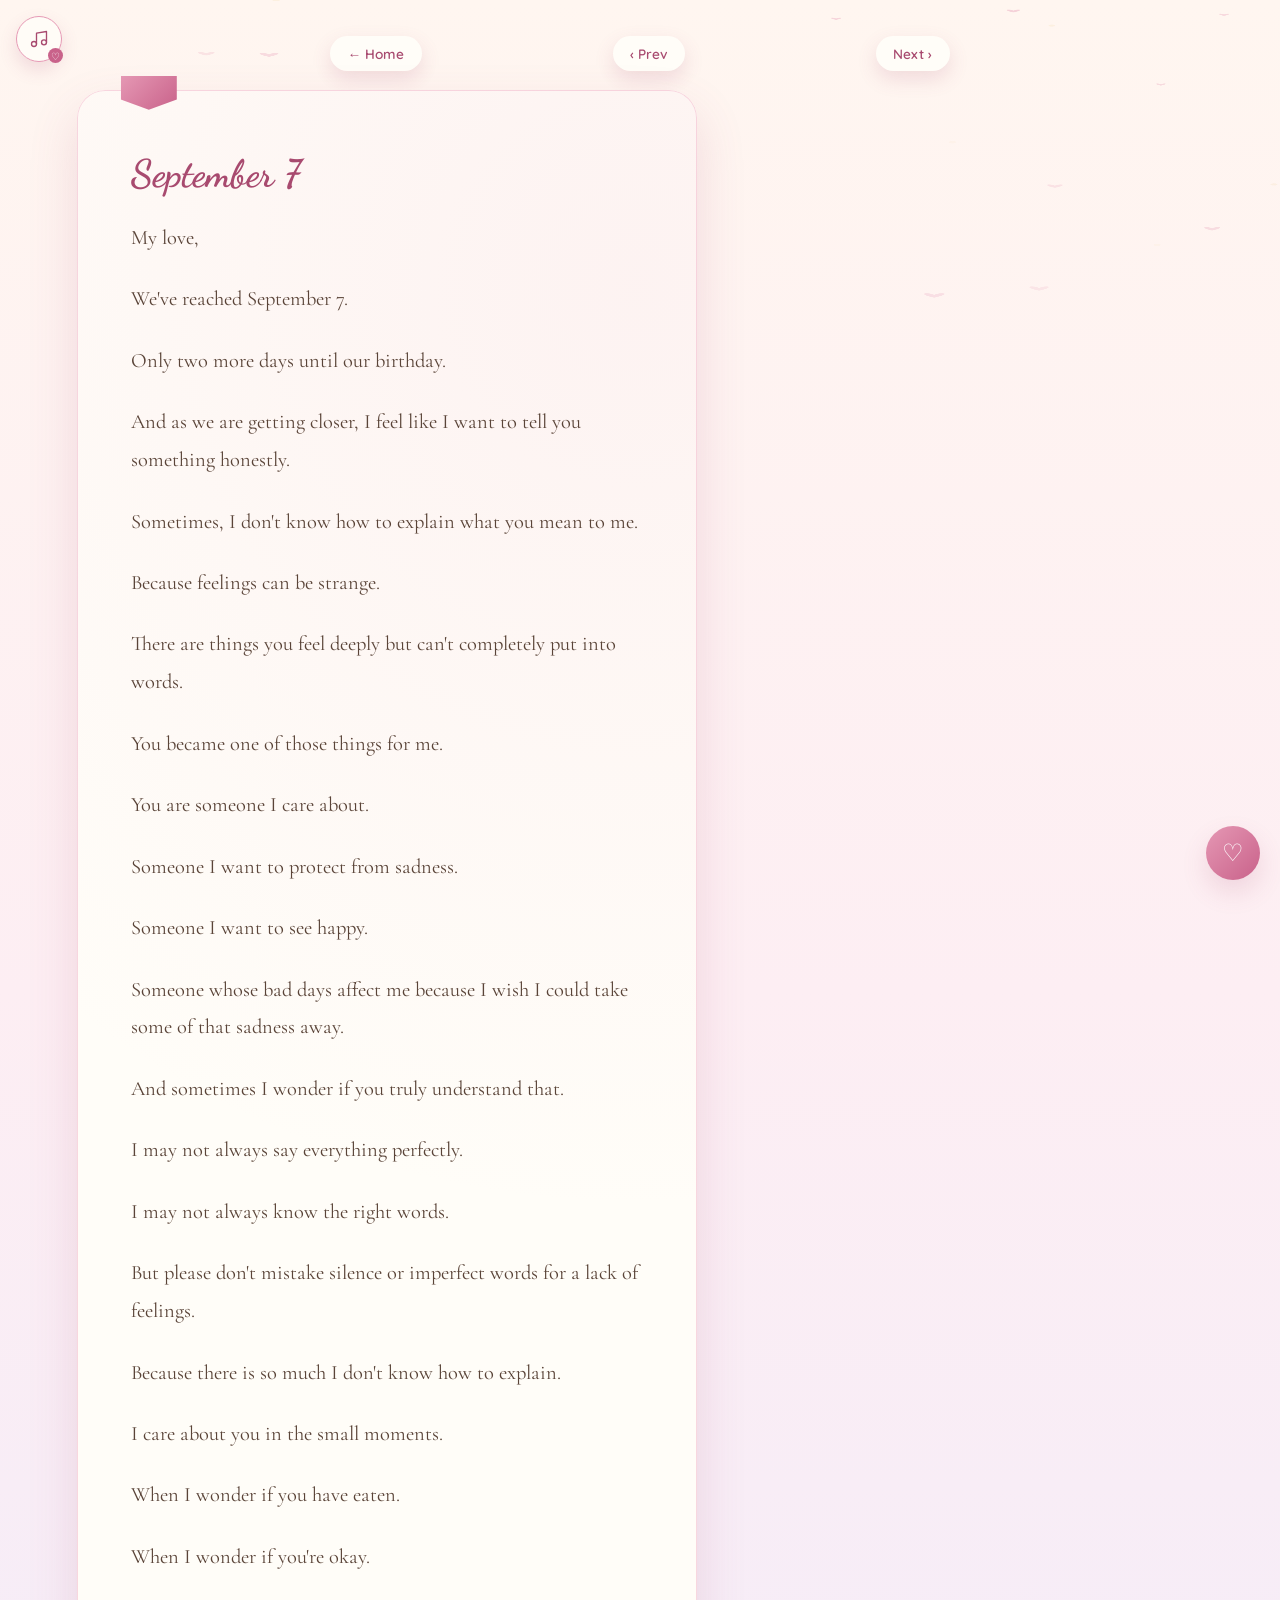
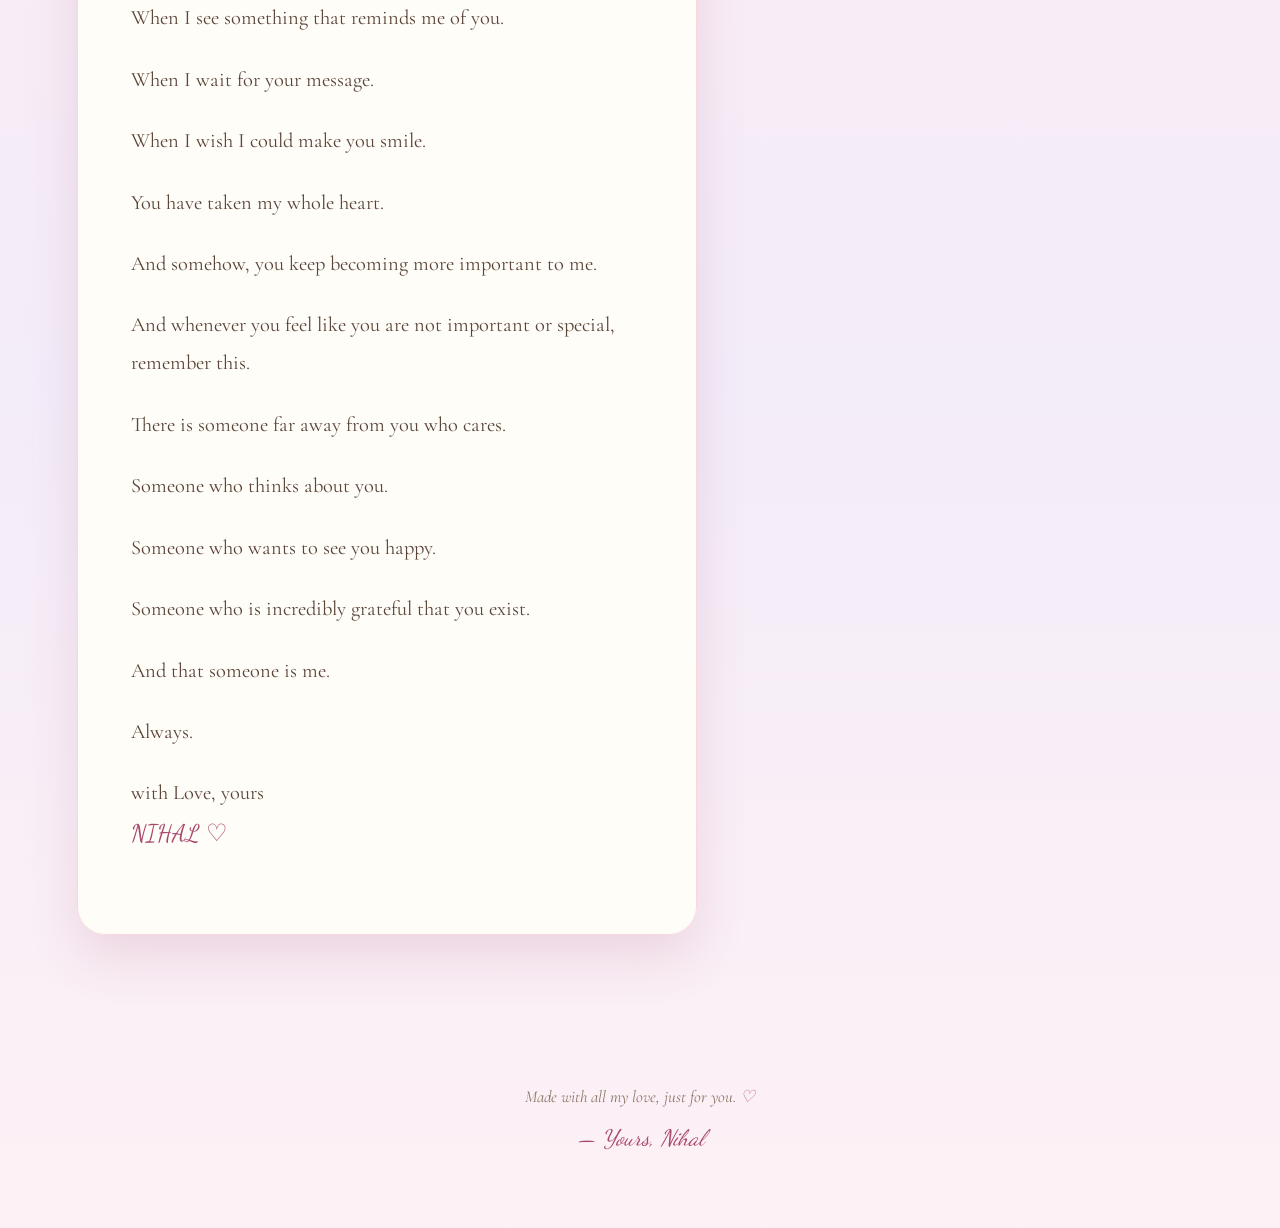
<file: day7.html>
<!DOCTYPE html>
<html lang="en">
<head>
<meta charset="UTF-8">
<meta name="viewport" content="width=device-width, initial-scale=1.0">
<title>September 7 — A Letter For You ♡</title>
<link rel="preconnect" href="https://fonts.googleapis.com">
<link rel="preconnect" href="https://fonts.gstatic.com" crossorigin>
<link href="https://fonts.googleapis.com/css2?family=Cormorant+Garamond:ital,wght@0,400;0,500;0,600;1,400&family=Dancing+Script:wght@500;600;700&family=Quicksand:wght@400;500;600;700&display=swap" rel="stylesheet">
<link rel="stylesheet" href="style.css">
</head>
<body>

<canvas id="bg-canvas"></canvas>
<div id="click-hearts"></div>

<div class="day-decor" aria-hidden="true">
  <div class="stars-layer" id="stars-layer"></div>
  <div class="moon"></div>
  <div class="sunrise-glow"></div>
</div>

<button id="music-toggle" aria-label="Play music" title="Play our song">
  <svg class="icon-note" viewBox="0 0 24 24" fill="none" xmlns="http://www.w3.org/2000/svg">
    <path d="M9 18V5l12-2v13" stroke="currentColor" stroke-width="1.6" stroke-linecap="round" stroke-linejoin="round"/>
    <circle cx="6" cy="18" r="3" stroke="currentColor" stroke-width="1.6"/>
    <circle cx="18" cy="16" r="3" stroke="currentColor" stroke-width="1.6"/>
  </svg>
  <span class="note-status">♡</span>
</button>
<audio id="bg-audio" loop preload="none">
  <source src="audio/our-song.mp3" type="audio/mpeg">
</audio>

<section class="letter-section day-page-wrap">
  <div class="day-nav">
    <a class="day-nav-link" href="index.html">← Home</a>
    <a class="day-nav-link" id="day-prev" href="#">‹ Prev</a>
    <a class="day-nav-link" id="day-next" href="#">Next ›</a>
  </div>

  <div class="letter-paper" id="letter-paper">
    <div class="ribbon"></div>
    <h3 class="letter-title" id="day-title">September 7</h3>
    <p class="letter-theme-name" id="day-theme-name"></p>
    <div class="letter-body" id="day-body"></div>
  </div>
</section>

<button class="heart-fab" id="heart-fab" aria-label="Send hearts">♡</button>

<footer class="site-footer">
  <p>Made with all my love, just for you. <span class="beat">♡</span></p>
  <p class="footer-sign">— Yours, Nihal</p>
</footer>

<script src="letters-data.js"></script>
<script>const DAY = 7;</script>
<script src="common.js"></script>
<script src="day.js"></script>
</body>
</html>
</file>
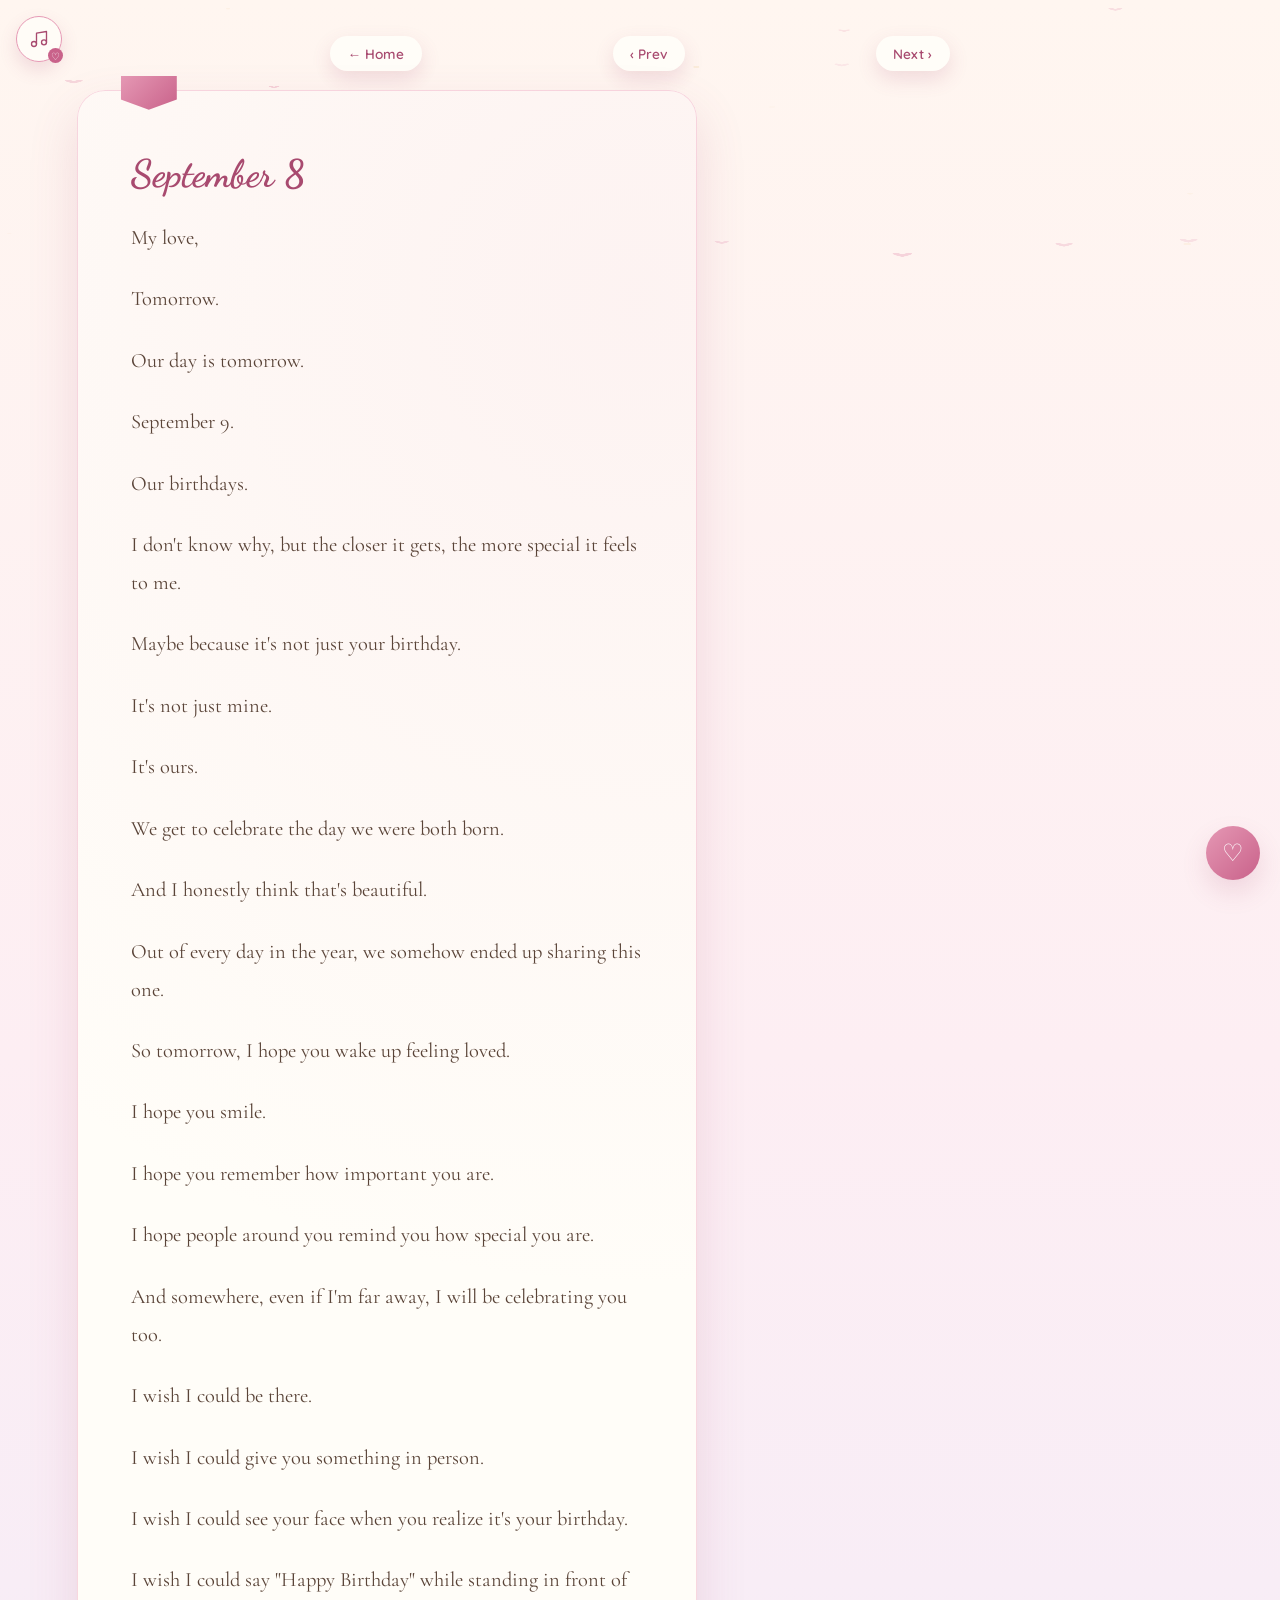
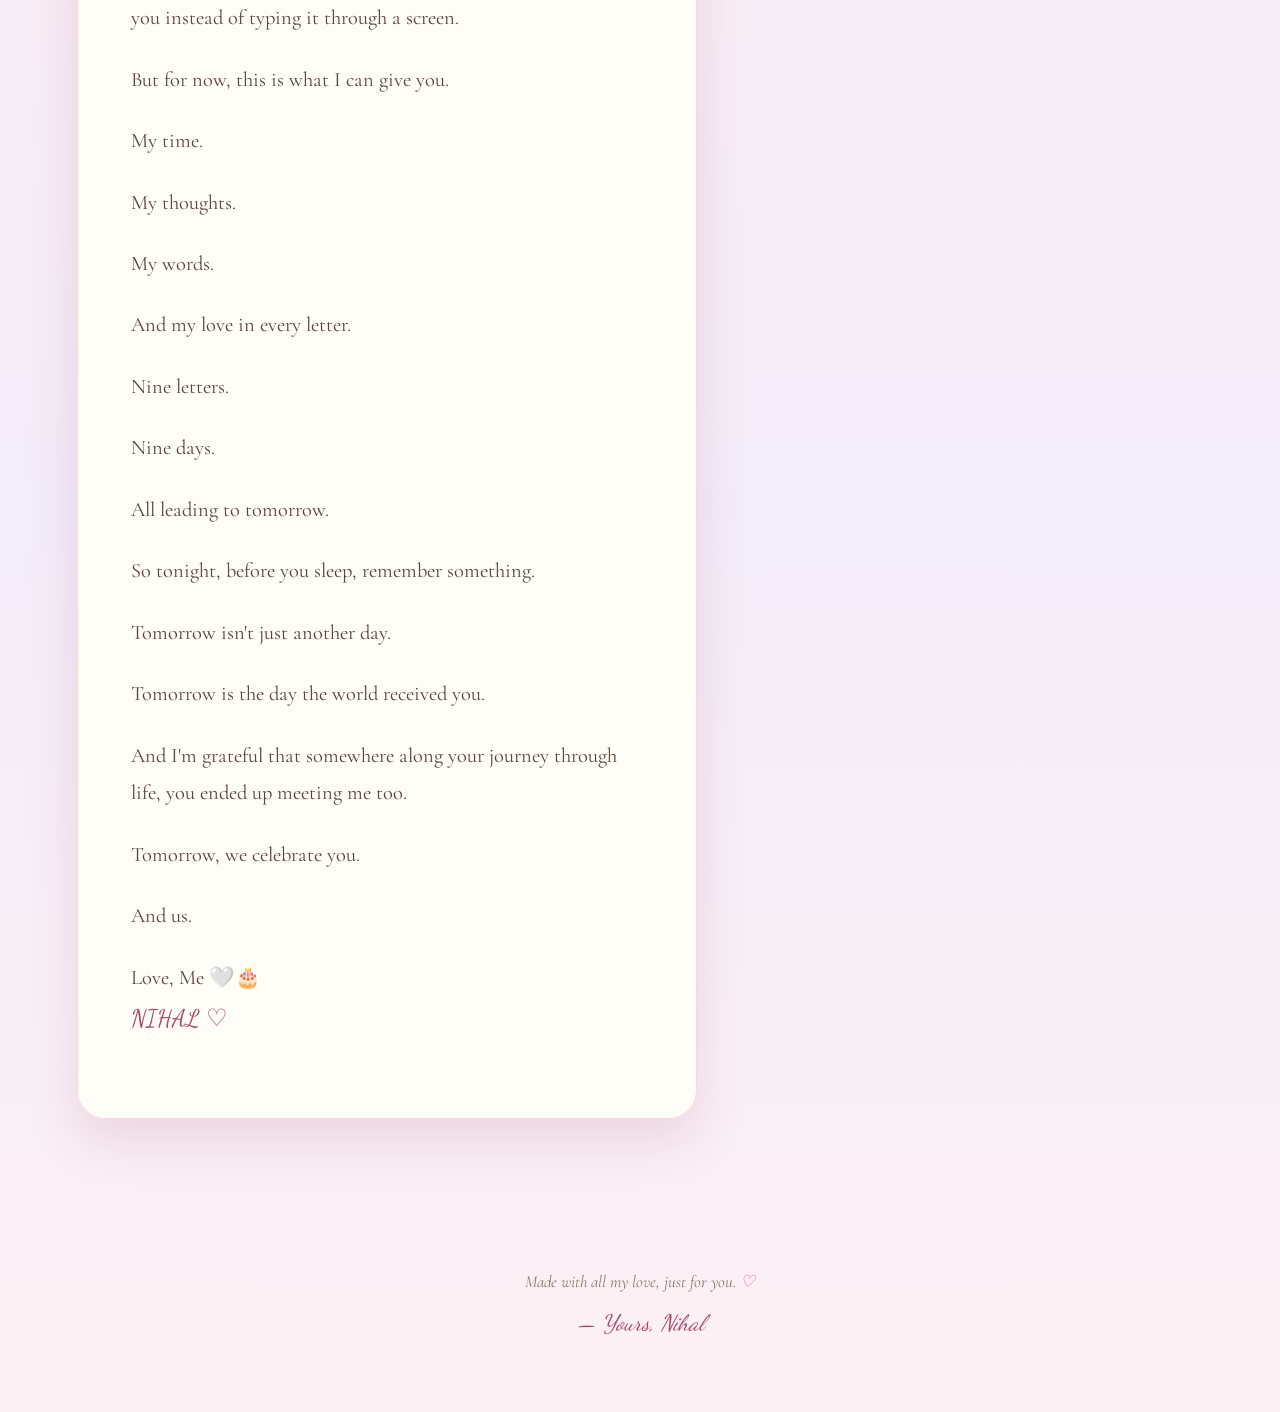
<file: day8.html>
<!DOCTYPE html>
<html lang="en">
<head>
<meta charset="UTF-8">
<meta name="viewport" content="width=device-width, initial-scale=1.0">
<title>September 8 — A Letter For You ♡</title>
<link rel="preconnect" href="https://fonts.googleapis.com">
<link rel="preconnect" href="https://fonts.gstatic.com" crossorigin>
<link href="https://fonts.googleapis.com/css2?family=Cormorant+Garamond:ital,wght@0,400;0,500;0,600;1,400&family=Dancing+Script:wght@500;600;700&family=Quicksand:wght@400;500;600;700&display=swap" rel="stylesheet">
<link rel="stylesheet" href="style.css">
</head>
<body>

<canvas id="bg-canvas"></canvas>
<div id="click-hearts"></div>

<div class="day-decor" aria-hidden="true">
  <div class="stars-layer" id="stars-layer"></div>
  <div class="moon"></div>
  <div class="sunrise-glow"></div>
</div>

<button id="music-toggle" aria-label="Play music" title="Play our song">
  <svg class="icon-note" viewBox="0 0 24 24" fill="none" xmlns="http://www.w3.org/2000/svg">
    <path d="M9 18V5l12-2v13" stroke="currentColor" stroke-width="1.6" stroke-linecap="round" stroke-linejoin="round"/>
    <circle cx="6" cy="18" r="3" stroke="currentColor" stroke-width="1.6"/>
    <circle cx="18" cy="16" r="3" stroke="currentColor" stroke-width="1.6"/>
  </svg>
  <span class="note-status">♡</span>
</button>
<audio id="bg-audio" loop preload="none">
  <source src="audio/our-song.mp3" type="audio/mpeg">
</audio>

<section class="letter-section day-page-wrap">
  <div class="day-nav">
    <a class="day-nav-link" href="index.html">← Home</a>
    <a class="day-nav-link" id="day-prev" href="#">‹ Prev</a>
    <a class="day-nav-link" id="day-next" href="#">Next ›</a>
  </div>

  <div class="letter-paper" id="letter-paper">
    <div class="ribbon"></div>
    <h3 class="letter-title" id="day-title">September 8</h3>
    <p class="letter-theme-name" id="day-theme-name"></p>
    <div class="letter-body" id="day-body"></div>
  </div>
</section>

<button class="heart-fab" id="heart-fab" aria-label="Send hearts">♡</button>

<footer class="site-footer">
  <p>Made with all my love, just for you. <span class="beat">♡</span></p>
  <p class="footer-sign">— Yours, Nihal</p>
</footer>

<script src="letters-data.js"></script>
<script>const DAY = 8;</script>
<script src="common.js"></script>
<script src="day.js"></script>
</body>
</html>
</file>
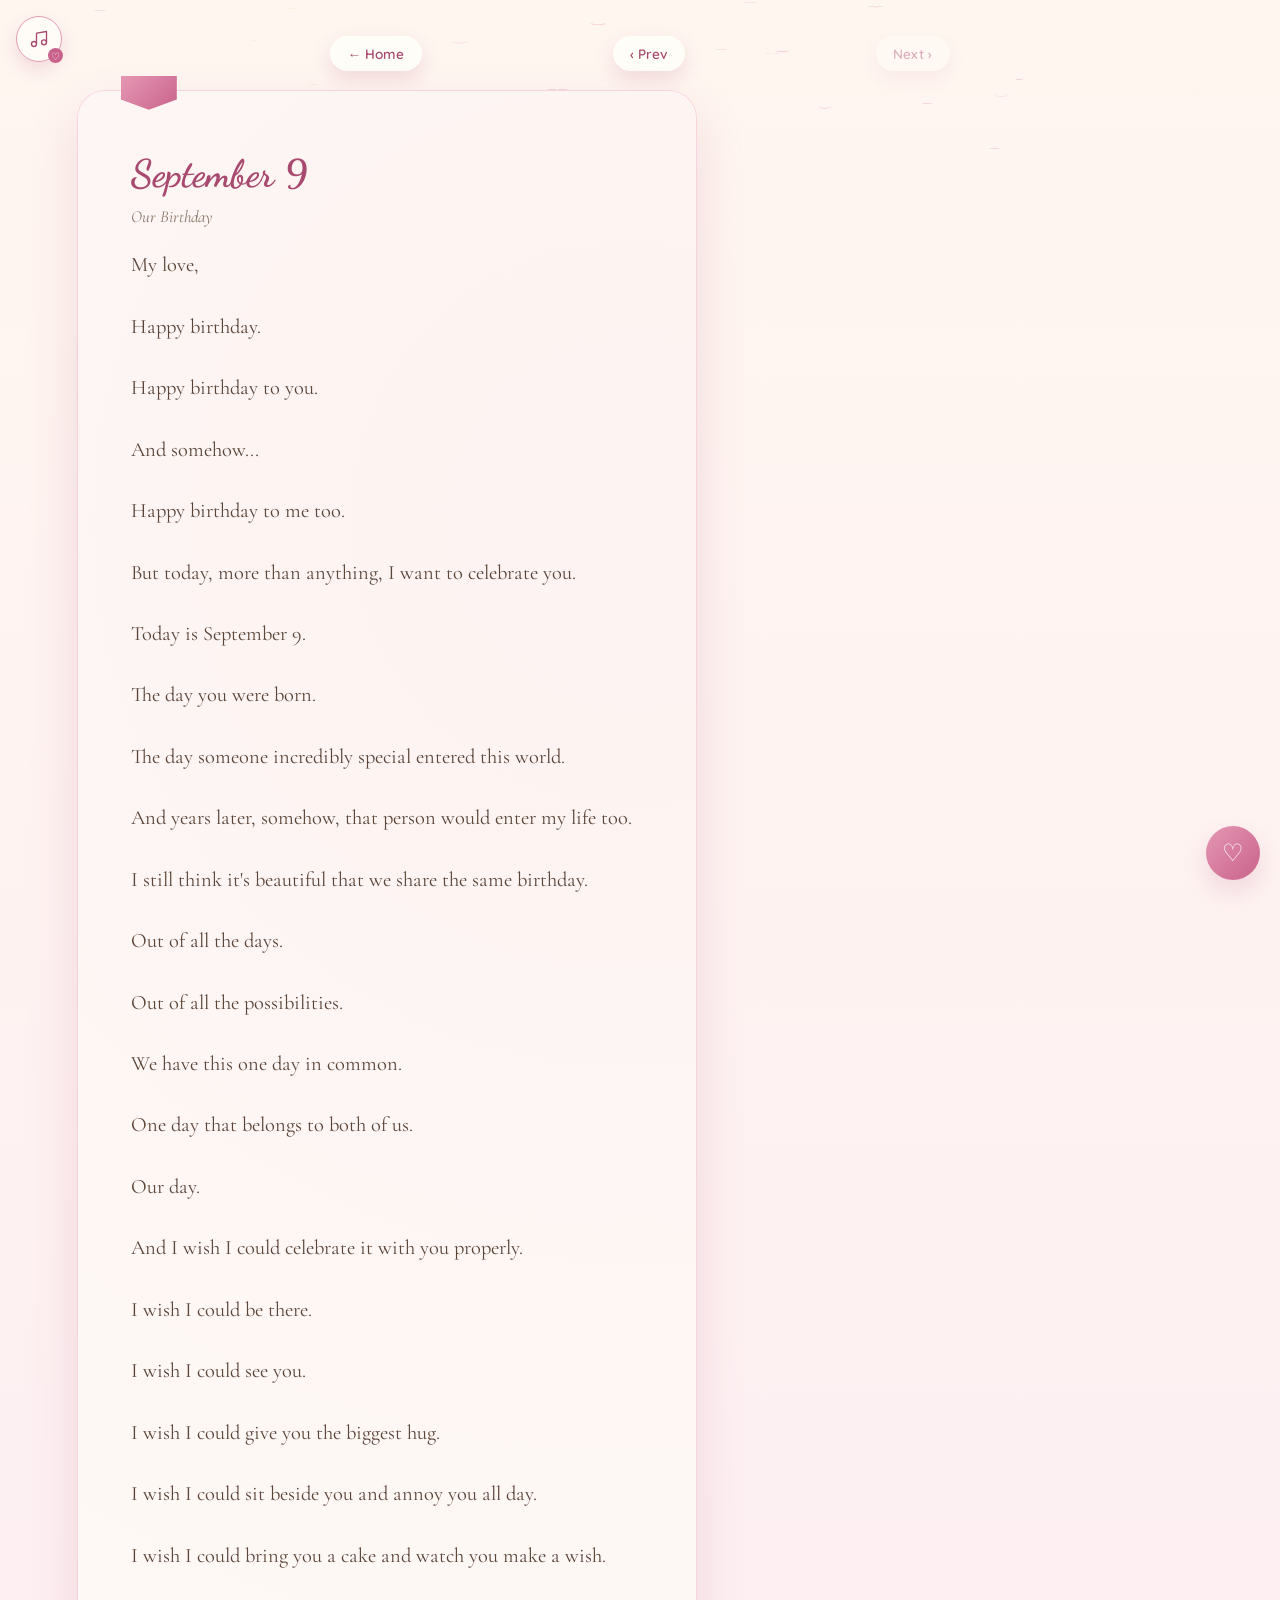
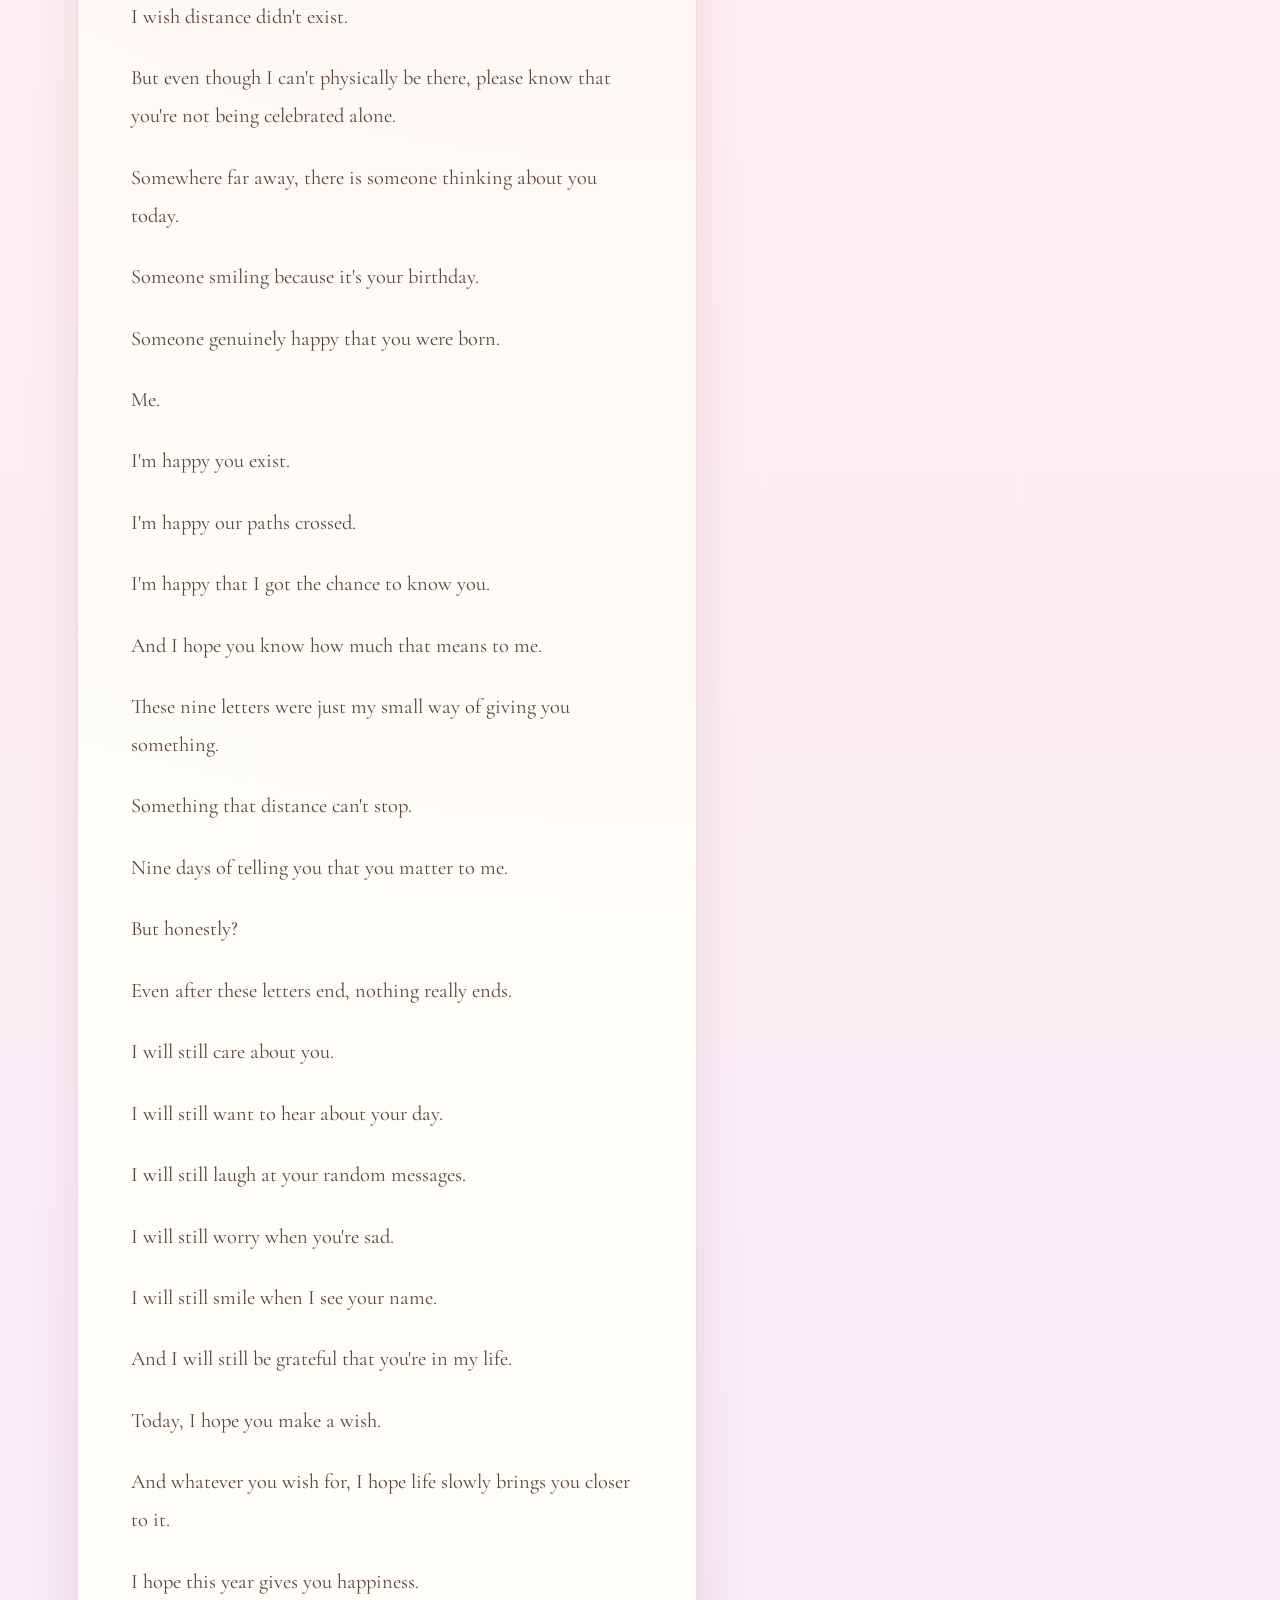
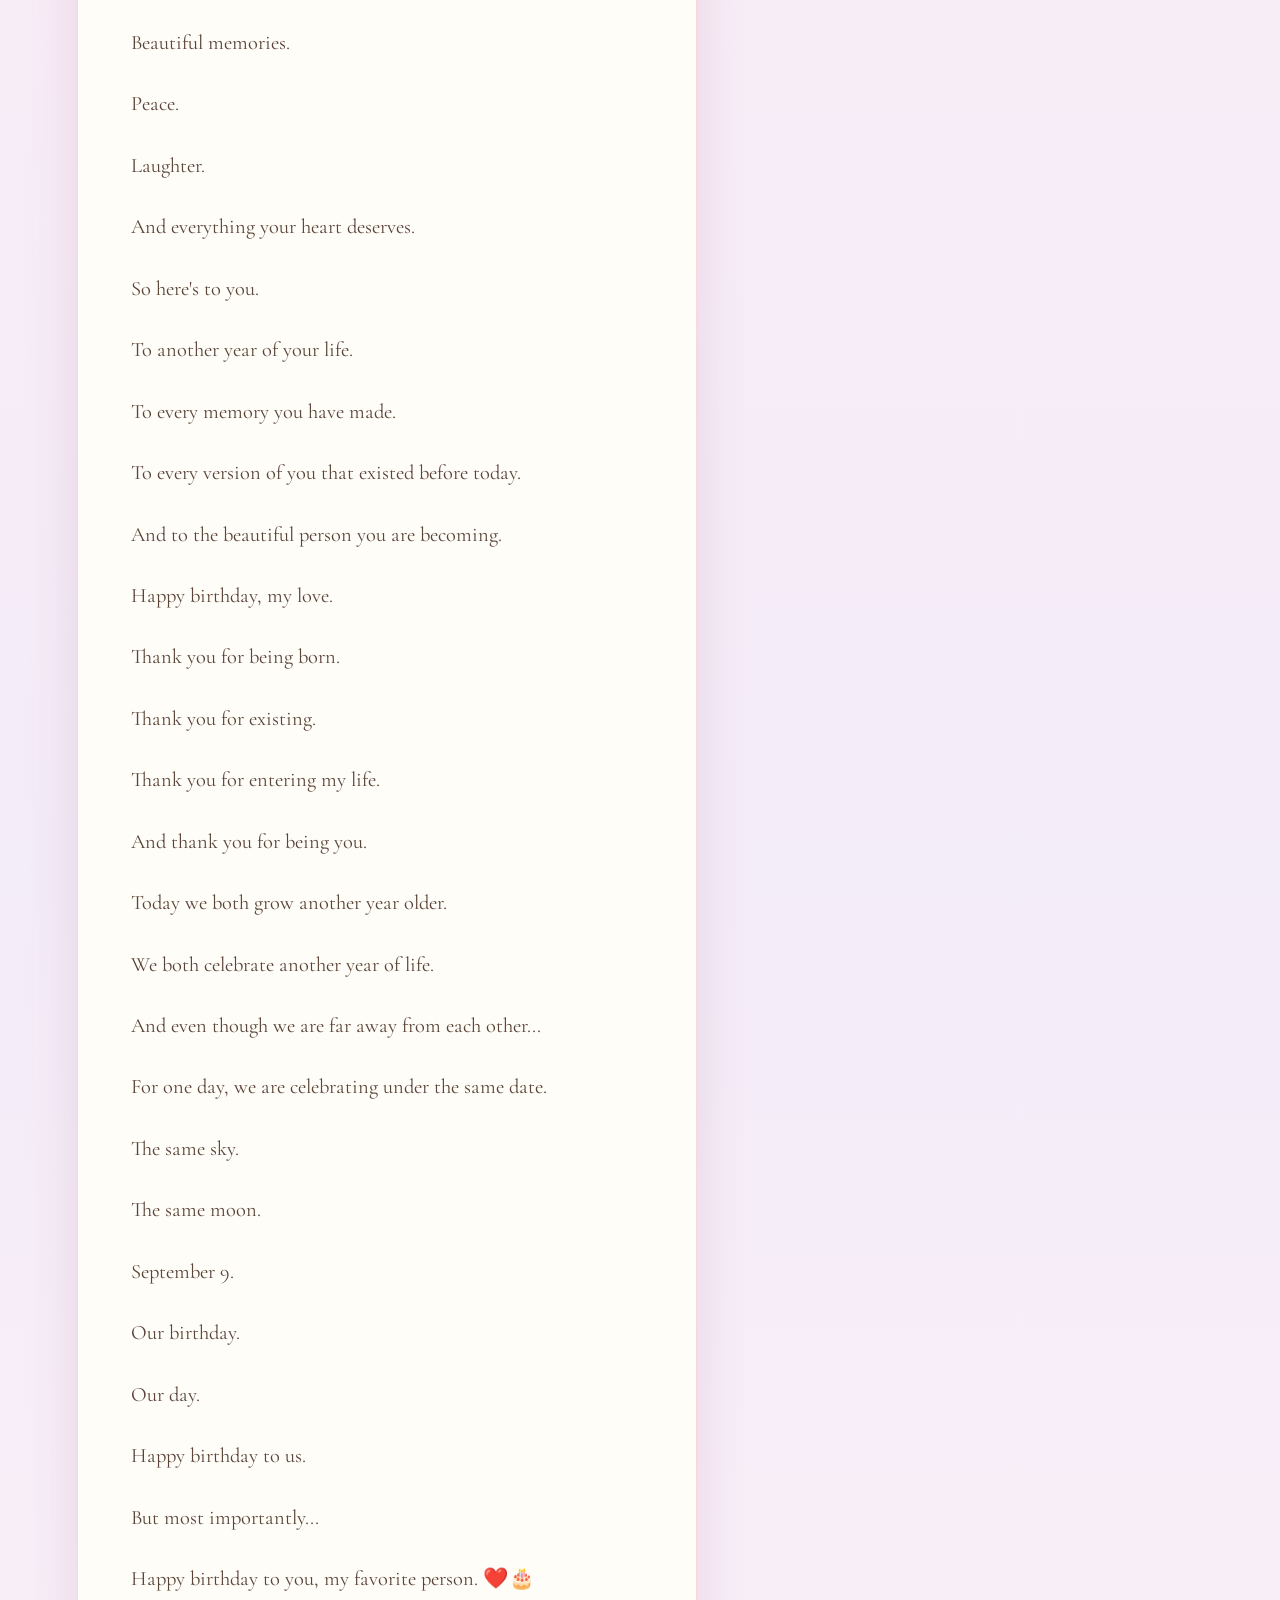
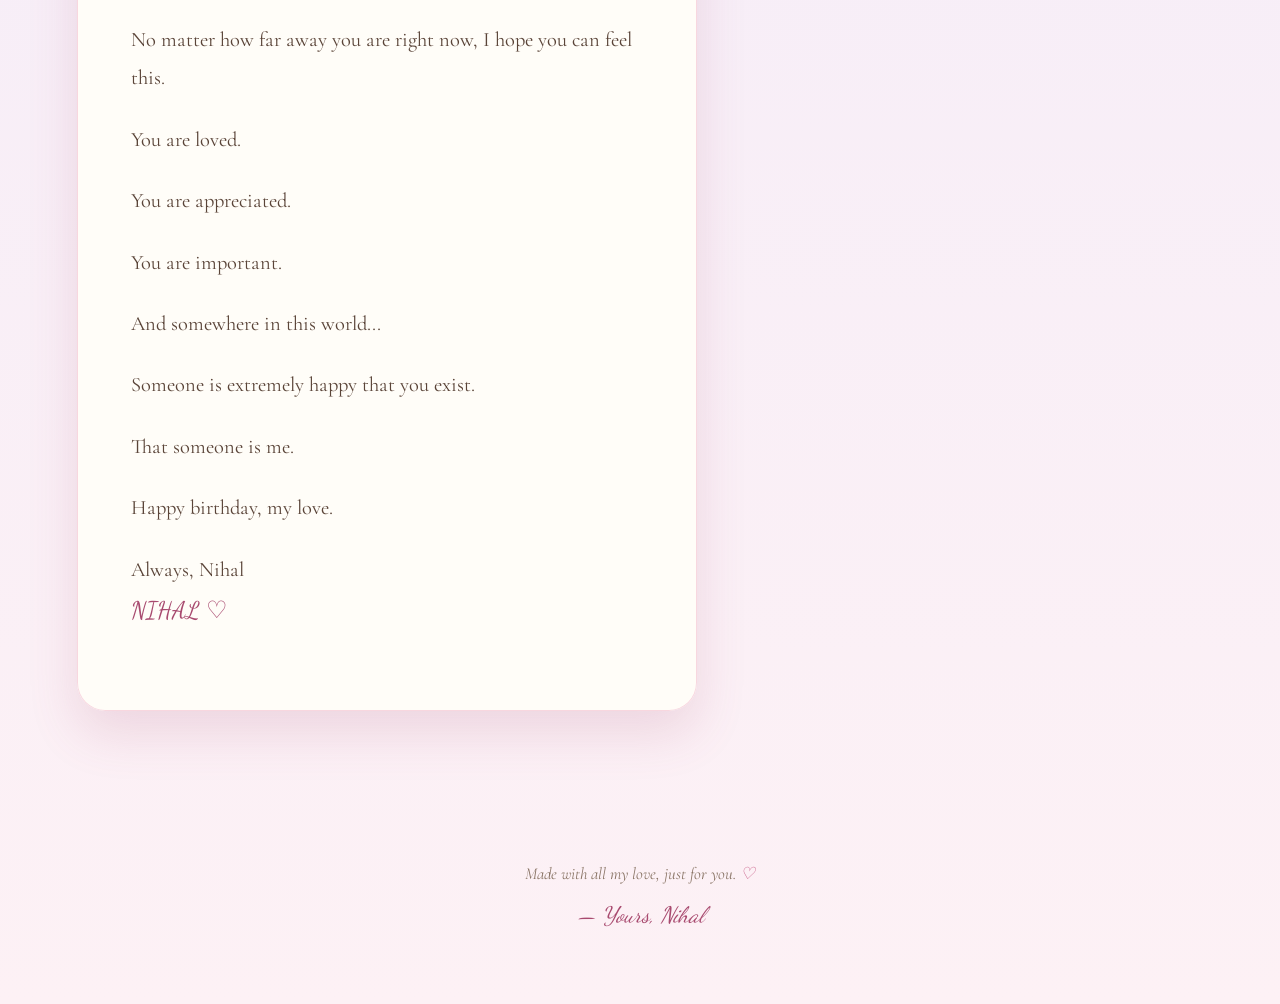
<file: day9.html>
<!DOCTYPE html>
<html lang="en">
<head>
<meta charset="UTF-8">
<meta name="viewport" content="width=device-width, initial-scale=1.0">
<title>September 9 — A Letter For You ♡</title>
<link rel="preconnect" href="https://fonts.googleapis.com">
<link rel="preconnect" href="https://fonts.gstatic.com" crossorigin>
<link href="https://fonts.googleapis.com/css2?family=Cormorant+Garamond:ital,wght@0,400;0,500;0,600;1,400&family=Dancing+Script:wght@500;600;700&family=Quicksand:wght@400;500;600;700&display=swap" rel="stylesheet">
<link rel="stylesheet" href="style.css">
</head>
<body>

<canvas id="bg-canvas"></canvas>
<div id="click-hearts"></div>

<div class="day-decor" aria-hidden="true">
  <div class="stars-layer" id="stars-layer"></div>
  <div class="moon"></div>
  <div class="sunrise-glow"></div>
</div>

<button id="music-toggle" aria-label="Play music" title="Play our song">
  <svg class="icon-note" viewBox="0 0 24 24" fill="none" xmlns="http://www.w3.org/2000/svg">
    <path d="M9 18V5l12-2v13" stroke="currentColor" stroke-width="1.6" stroke-linecap="round" stroke-linejoin="round"/>
    <circle cx="6" cy="18" r="3" stroke="currentColor" stroke-width="1.6"/>
    <circle cx="18" cy="16" r="3" stroke="currentColor" stroke-width="1.6"/>
  </svg>
  <span class="note-status">♡</span>
</button>
<audio id="bg-audio" loop preload="none">
  <source src="audio/our-song.mp3" type="audio/mpeg">
</audio>

<section class="letter-section day-page-wrap">
  <div class="day-nav">
    <a class="day-nav-link" href="index.html">← Home</a>
    <a class="day-nav-link" id="day-prev" href="#">‹ Prev</a>
    <a class="day-nav-link" id="day-next" href="#">Next ›</a>
  </div>

  <div class="letter-paper" id="letter-paper">
    <div class="ribbon"></div>
    <h3 class="letter-title" id="day-title">September 9</h3>
    <p class="letter-theme-name" id="day-theme-name"></p>
    <div class="letter-body" id="day-body"></div>
  </div>
</section>

<button class="heart-fab" id="heart-fab" aria-label="Send hearts">♡</button>

<footer class="site-footer">
  <p>Made with all my love, just for you. <span class="beat">♡</span></p>
  <p class="footer-sign">— Yours, Nihal</p>
</footer>

<script src="letters-data.js"></script>
<script>const DAY = 9;</script>
<script src="common.js"></script>
<script src="day.js"></script>
</body>
</html>
</file>
<file: style.css>
:root {
  --cream: #fffaf3;
  --paper: #fffdf8;
  --blush: #fbe6ec;
  --blush-soft: #fdf1f4;
  --pink: #f2b8cd;
  --pink-deep: #e598b4;
  --rose: #c9628a;
  --rose-dark: #a84a6f;
  --lavender: #ece3f6;
  --lavender-soft: #f4eefb;
  --ink: #5a4438;
  --ink-soft: #8a7566;
  --gold: #e7c893;
  --shadow: rgba(168, 74, 111, 0.16);
  --radius-lg: 28px;
  --radius-md: 18px;
}

* { box-sizing: border-box; }

html { scroll-behavior: smooth; }

body {
  margin: 0;
  font-family: 'Quicksand', sans-serif;
  color: var(--ink);
  background: linear-gradient(180deg, #fff6f0 0%, #fdeef3 35%, #f3ecf9 70%, #fdf1f5 100%);
  overflow-x: hidden;
  position: relative;
  -webkit-font-smoothing: antialiased;
}

@media (prefers-reduced-motion: reduce) {
  *, *::before, *::after {
    animation-duration: 0.001ms !important;
    animation-iteration-count: 1 !important;
    transition-duration: 0.001ms !important;
    scroll-behavior: auto !important;
  }
}

#bg-canvas {
  position: fixed;
  inset: 0;
  width: 100%;
  height: 100%;
  z-index: 0;
  pointer-events: none;
}

section, footer { position: relative; z-index: 1; }

.script-title, .script-name {
  font-family: 'Dancing Script', cursive;
}

.section-title {
  font-family: 'Cormorant Garamond', serif;
  font-style: italic;
  font-weight: 600;
  font-size: clamp(1.9rem, 5vw, 2.9rem);
  text-align: center;
  color: var(--rose-dark);
  margin: 0 0 2.4rem;
  letter-spacing: 0.01em;
}

/* ================= LANDING ================= */
.landing {
  min-height: 100svh;
  display: flex;
  flex-direction: column;
  align-items: center;
  justify-content: center;
  text-align: center;
  padding: 6vh 6vw;
}

.landing-inner { max-width: 640px; }

.eyebrow-heart {
  font-size: 1.6rem;
  color: var(--rose);
  margin: 0 0 0.6rem;
  animation: gentle-pulse 2.4s ease-in-out infinite;
}

@keyframes gentle-pulse {
  0%, 100% { transform: scale(1); opacity: 0.85; }
  50% { transform: scale(1.18); opacity: 1; }
}

.script-title {
  font-size: clamp(2.8rem, 9vw, 5.2rem);
  color: var(--rose-dark);
  margin: 0;
  line-height: 1.1;
  text-shadow: 0 2px 24px rgba(201, 98, 138, 0.25);
}

.landing-sub {
  font-family: 'Cormorant Garamond', serif;
  font-style: italic;
  font-size: clamp(1.15rem, 3vw, 1.5rem);
  color: var(--ink-soft);
  margin: 0.9rem 0 1.8rem;
}

.landing-date {
  display: flex;
  align-items: center;
  justify-content: center;
  gap: 0.9rem;
  font-size: clamp(0.95rem, 2.4vw, 1.1rem);
  color: var(--rose-dark);
  font-weight: 600;
  margin-bottom: 2.6rem;
}

.landing-date-line {
  width: 34px;
  height: 1px;
  background: var(--pink-deep);
  opacity: 0.6;
}

.btn-open {
  font-family: 'Quicksand', sans-serif;
  font-weight: 700;
  font-size: 1.05rem;
  color: #fff;
  background: linear-gradient(135deg, var(--pink-deep), var(--rose));
  border: none;
  padding: 1rem 2.2rem;
  border-radius: 100px;
  cursor: pointer;
  box-shadow: 0 10px 26px var(--shadow);
  transition: transform 0.25s ease, box-shadow 0.25s ease;
}

.btn-open:hover, .btn-open:focus-visible {
  transform: translateY(-3px) scale(1.03);
  box-shadow: 0 14px 32px var(--shadow);
}

.btn-open .mail { display: inline-block; margin-left: 0.3rem; }

.scroll-hint {
  position: absolute;
  bottom: 5vh;
  font-size: 1.4rem;
  color: var(--pink-deep);
  animation: bob 2s ease-in-out infinite;
}

@keyframes bob {
  0%, 100% { transform: translateY(0); opacity: 0.5; }
  50% { transform: translateY(10px); opacity: 1; }
}

/* ================= COUNTDOWN ================= */
.countdown-section {
  padding: 8vh 6vw 9vh;
  text-align: center;
}

.countdown-grid {
  display: grid;
  grid-template-columns: repeat(4, minmax(70px, 130px));
  gap: clamp(0.6rem, 2vw, 1.4rem);
  justify-content: center;
  max-width: 640px;
  margin: 0 auto;
}

.countdown-card {
  background: var(--paper);
  border-radius: var(--radius-md);
  padding: clamp(0.9rem, 2.6vw, 1.6rem) 0.4rem;
  box-shadow: 0 12px 30px var(--shadow), inset 0 0 0 1px rgba(242, 184, 205, 0.5);
  display: flex;
  flex-direction: column;
  align-items: center;
  gap: 0.3rem;
  animation: card-glow 3.6s ease-in-out infinite;
}

.countdown-card:nth-child(2) { animation-delay: 0.3s; }
.countdown-card:nth-child(3) { animation-delay: 0.6s; }
.countdown-card:nth-child(4) { animation-delay: 0.9s; }

@keyframes card-glow {
  0%, 100% { box-shadow: 0 12px 30px var(--shadow), inset 0 0 0 1px rgba(242, 184, 205, 0.5); }
  50% { box-shadow: 0 14px 38px rgba(201, 98, 138, 0.26), inset 0 0 0 1px rgba(242, 184, 205, 0.9); }
}

.countdown-number {
  font-family: 'Cormorant Garamond', serif;
  font-weight: 600;
  font-size: clamp(1.9rem, 6vw, 2.8rem);
  color: var(--rose-dark);
  font-variant-numeric: tabular-nums;
}

.countdown-label {
  font-size: 0.8rem;
  letter-spacing: 0.04em;
  color: var(--ink-soft);
}

.countdown-caption {
  font-family: 'Cormorant Garamond', serif;
  font-style: italic;
  color: var(--ink-soft);
  margin-top: 2rem;
  font-size: 1.1rem;
}

/* ================= LETTER ================= */
.letter-section {
  padding: 4vh 6vw 10vh;
  display: flex;
  justify-content: center;
  position: relative;
}

.letter-paper {
  max-width: 620px;
  width: 100%;
  background: var(--paper);
  background-image: radial-gradient(circle at 90% 8%, rgba(242, 184, 205, 0.15), transparent 40%);
  border-radius: var(--radius-lg);
  padding: clamp(2rem, 6vw, 3.4rem) clamp(1.6rem, 6vw, 3.4rem);
  box-shadow: 0 22px 50px var(--shadow), inset 0 0 0 1px rgba(242, 184, 205, 0.55);
  position: relative;
  opacity: 0;
  transform: translateY(36px);
  transition: opacity 1s ease, transform 1s ease;
}

.letter-paper.in-view {
  opacity: 1;
  transform: translateY(0);
}

.ribbon {
  position: absolute;
  top: -14px;
  left: 44px;
  width: 56px;
  height: 34px;
  background: linear-gradient(135deg, var(--pink-deep), var(--rose));
  clip-path: polygon(0 0, 100% 0, 100% 70%, 50% 100%, 0 70%);
  box-shadow: 0 6px 14px var(--shadow);
}

.letter-title {
  font-family: 'Dancing Script', cursive;
  font-size: clamp(1.8rem, 5vw, 2.4rem);
  color: var(--rose-dark);
  margin: 0.4rem 0 1.4rem;
}

.letter-body {
  font-family: 'Cormorant Garamond', serif;
  font-size: clamp(1.08rem, 2.6vw, 1.28rem);
  line-height: 1.85;
  color: var(--ink);
}

.letter-body p { margin: 0 0 1.15em; }

.letter-signoff {
  margin-top: 1.6rem;
}

.script-name {
  font-size: 1.5rem;
  color: var(--rose-dark);
}

.side-note {
  position: absolute;
  font-family: 'Cormorant Garamond', serif;
  font-style: italic;
  font-size: 0.95rem;
  color: var(--rose);
  background: var(--blush-soft);
  padding: 0.4rem 0.9rem;
  border-radius: 12px;
  box-shadow: 0 6px 16px var(--shadow);
  display: none;
  transform: rotate(-3deg);
}

@media (min-width: 900px) {
  .side-note { display: block; }
  .note-1 { top: 4%; left: 2%; transform: rotate(-6deg); }
  .note-2 { top: 30%; right: 1%; transform: rotate(4deg); }
  .note-3 { top: 58%; left: 0%; transform: rotate(5deg); }
  .note-4 { bottom: 10%; right: 3%; transform: rotate(-4deg); }
  .note-5 { bottom: -2%; left: 12%; transform: rotate(3deg); }
}

/* ================= BIRTHDAY ================= */
.birthday-section {
  padding: 6vh 6vw 10vh;
  text-align: center;
  display: flex;
  flex-direction: column;
  align-items: center;
}

.birthday-text {
  font-family: 'Cormorant Garamond', serif;
  font-style: italic;
  font-size: clamp(1.1rem, 3vw, 1.4rem);
  color: var(--ink-soft);
  line-height: 1.7;
  margin: 0 0 3rem;
}

.cake {
  position: relative;
  width: 200px;
  height: 170px;
  margin-top: 1rem;
}

.cake-plate {
  position: absolute;
  bottom: 6px;
  left: 50%;
  transform: translateX(-50%);
  width: 190px;
  height: 14px;
  border-radius: 50%;
  background: var(--lavender);
  box-shadow: 0 8px 18px var(--shadow);
}

.cake-base {
  position: absolute;
  bottom: 18px;
  left: 50%;
  transform: translateX(-50%);
  width: 150px;
  height: 70px;
  background: linear-gradient(180deg, #fbe0ea, #f6c9db);
  border-radius: 16px;
  box-shadow: inset 0 -10px 18px rgba(201, 98, 138, 0.18);
}

.cake-base::before {
  content: "";
  position: absolute;
  inset: 0;
  border-radius: 16px;
  background-image: repeating-linear-gradient(90deg, rgba(255,255,255,0.5) 0 6px, transparent 6px 18px);
}

.cake-top {
  position: absolute;
  bottom: 84px;
  left: 50%;
  transform: translateX(-50%);
  width: 118px;
  height: 30px;
  background: #fff6f0;
  border-radius: 14px;
  box-shadow: 0 4px 10px rgba(201, 98, 138, 0.12);
}

.cake-drip { position: absolute; bottom: 78px; width: 14px; height: 20px; background: #fff6f0; border-radius: 0 0 10px 10px; }
.d1 { left: 62px; }
.d2 { left: 96px; }
.d3 { left: 128px; }

.cake-candle {
  position: absolute;
  bottom: 112px;
  width: 6px;
  height: 30px;
  border-radius: 3px;
  background: linear-gradient(180deg, var(--gold), #f2d9a8);
}
.c1 { left: 76px; }
.c2 { left: 97px; }
.c3 { left: 118px; }

.cake-flame {
  position: absolute;
  bottom: 141px;
  width: 8px;
  height: 12px;
  border-radius: 50% 50% 50% 50% / 60% 60% 40% 40%;
  background: radial-gradient(circle at 50% 70%, #fff2c2, #f0a35c 70%, #e2743c);
  animation: flicker 1.4s ease-in-out infinite;
}
.f1 { left: 75px; }
.f2 { left: 96px; animation-delay: 0.3s; }
.f3 { left: 117px; animation-delay: 0.6s; }

@keyframes flicker {
  0%, 100% { transform: scaleY(1) rotate(-2deg); opacity: 0.95; }
  50% { transform: scaleY(1.15) rotate(2deg); opacity: 1; }
}

/* ================= LETTERS GRID ================= */
.letters-grid-section {
  padding: 4vh 6vw 10vh;
}

.letters-grid {
  display: grid;
  grid-template-columns: repeat(auto-fit, minmax(92px, 1fr));
  gap: clamp(0.7rem, 2vw, 1.1rem);
  max-width: 720px;
  margin: 0 auto;
}

.letter-card {
  background: var(--paper);
  border-radius: var(--radius-md);
  padding: 1.2rem 0.6rem;
  text-align: center;
  cursor: pointer;
  border: none;
  font-family: 'Quicksand', sans-serif;
  box-shadow: 0 10px 22px var(--shadow), inset 0 0 0 1px rgba(242, 184, 205, 0.5);
  transition: transform 0.25s ease, box-shadow 0.25s ease;
  display: flex;
  flex-direction: column;
  align-items: center;
  gap: 0.5rem;
}

.letter-card:hover:not(.locked), .letter-card:focus-visible:not(.locked) {
  transform: translateY(-4px);
  box-shadow: 0 16px 30px var(--shadow);
}

.letter-card .icon { font-size: 1.5rem; }

.letter-card .label {
  font-size: 0.85rem;
  color: var(--ink-soft);
  font-weight: 600;
}

.letter-card.locked {
  opacity: 0.65;
  cursor: default;
}

.letter-card.today {
  background: linear-gradient(160deg, var(--blush-soft), var(--paper));
  animation: today-glow 2.4s ease-in-out infinite;
}

@keyframes today-glow {
  0%, 100% { box-shadow: 0 12px 26px var(--shadow), inset 0 0 0 1.5px var(--pink-deep); }
  50% { box-shadow: 0 16px 34px rgba(201, 98, 138, 0.35), inset 0 0 0 1.5px var(--pink-deep); }
}

.letter-card.birthday .icon { animation: gentle-pulse 2.2s ease-in-out infinite; }

/* ================= NEXT LETTER ================= */
.next-letter-section {
  text-align: center;
  padding: 2vh 6vw 10vh;
}

.next-letter-text {
  font-family: 'Cormorant Garamond', serif;
  font-style: italic;
  font-size: 1.15rem;
  color: var(--ink-soft);
  margin-bottom: 1.4rem;
}

.btn-next-letter {
  font-family: 'Quicksand', sans-serif;
  font-weight: 700;
  font-size: 1rem;
  color: var(--rose-dark);
  background: var(--lavender-soft);
  border: 1.5px solid var(--pink-deep);
  padding: 0.9rem 1.8rem;
  border-radius: 100px;
  cursor: pointer;
  transition: transform 0.2s ease, background 0.2s ease;
}

.btn-next-letter:hover, .btn-next-letter:focus-visible {
  transform: translateY(-2px);
  background: var(--blush-soft);
}

/* ================= HEART FAB & MUSIC ================= */
.heart-fab {
  position: fixed;
  right: 20px;
  bottom: 20px;
  width: 54px;
  height: 54px;
  border-radius: 50%;
  border: none;
  background: linear-gradient(135deg, var(--pink-deep), var(--rose));
  color: #fff;
  font-size: 1.5rem;
  cursor: pointer;
  box-shadow: 0 12px 26px var(--shadow);
  z-index: 40;
  transition: transform 0.2s ease;
}

.heart-fab:active { transform: scale(0.9); }

#music-toggle {
  position: fixed;
  left: 16px;
  top: 16px;
  width: 46px;
  height: 46px;
  border-radius: 50%;
  border: 1.5px solid var(--pink-deep);
  background: rgba(255, 253, 248, 0.9);
  backdrop-filter: blur(4px);
  color: var(--rose-dark);
  display: flex;
  align-items: center;
  justify-content: center;
  cursor: pointer;
  z-index: 40;
  box-shadow: 0 8px 18px var(--shadow);
}

.icon-note { width: 20px; height: 20px; }

.note-status {
  position: absolute;
  bottom: -2px;
  right: -2px;
  font-size: 0.65rem;
  background: var(--rose);
  color: #fff;
  width: 15px;
  height: 15px;
  border-radius: 50%;
  display: flex;
  align-items: center;
  justify-content: center;
}

#music-toggle.playing .icon-note { animation: gentle-pulse 1.2s ease-in-out infinite; }

#click-hearts {
  position: fixed;
  inset: 0;
  pointer-events: none;
  z-index: 60;
  overflow: hidden;
}

.click-heart {
  position: absolute;
  font-size: 1.2rem;
  color: var(--rose);
  animation: rise-fade 1.1s ease-out forwards;
}

@keyframes rise-fade {
  0% { transform: translateY(0) scale(0.6); opacity: 0.9; }
  100% { transform: translateY(-70px) scale(1.1); opacity: 0; }
}

/* ================= MODAL ================= */
.modal-overlay {
  position: fixed;
  inset: 0;
  background: rgba(90, 68, 56, 0.35);
  backdrop-filter: blur(3px);
  display: flex;
  align-items: center;
  justify-content: center;
  padding: 6vh 5vw;
  z-index: 80;
  opacity: 0;
  pointer-events: none;
  transition: opacity 0.3s ease;
}

.modal-overlay.show {
  opacity: 1;
  pointer-events: auto;
}

.modal-paper {
  position: relative;
  max-width: 560px;
  width: 100%;
  max-height: 84vh;
  overflow-y: auto;
  background: var(--paper);
  border-radius: var(--radius-lg);
  padding: clamp(1.8rem, 6vw, 3rem);
  box-shadow: 0 30px 60px rgba(0,0,0,0.25);
  transform: translateY(20px) scale(0.98);
  transition: transform 0.3s ease;
}

.modal-overlay.show .modal-paper {
  transform: translateY(0) scale(1);
}

.modal-close {
  position: absolute;
  top: 14px;
  right: 16px;
  border: none;
  background: var(--blush-soft);
  color: var(--rose-dark);
  width: 32px;
  height: 32px;
  border-radius: 50%;
  cursor: pointer;
  font-size: 0.9rem;
  z-index: 5;
}

/* ---- decorative backdrop layer, themed per day ---- */
.modal-decor {
  position: absolute;
  inset: 0;
  overflow: hidden;
  pointer-events: none;
  z-index: 0;
}

.stars-layer, .moon, .sunrise-glow, .envelope { display: none; }

.star-dot {
  position: absolute;
  width: 2px;
  height: 2px;
  border-radius: 50%;
  background: #fff;
  animation: twinkle 2.6s ease-in-out infinite;
}

@keyframes twinkle {
  0%, 100% { opacity: 0.25; }
  50% { opacity: 1; }
}

.moon {
  position: absolute;
  top: 8%;
  right: 10%;
  width: 90px;
  height: 90px;
  border-radius: 50%;
  background: radial-gradient(circle at 35% 30%, #fff8ea, #f3e3ba 55%, #d9c690 100%);
  box-shadow: 0 0 60px 18px rgba(243, 227, 186, 0.35);
}

.sunrise-glow {
  position: absolute;
  bottom: -20%;
  left: 50%;
  transform: translateX(-50%);
  width: 340px;
  height: 340px;
  border-radius: 50%;
  background: radial-gradient(circle, rgba(247, 214, 169, 0.55), rgba(247, 214, 169, 0) 70%);
}

.envelope {
  position: absolute;
  top: 14%;
  left: 50%;
  transform: translateX(-50%);
  width: 130px;
  height: 90px;
  animation: float-slow 3.6s ease-in-out infinite;
}

@keyframes float-slow {
  0%, 100% { transform: translateX(-50%) translateY(0); }
  50% { transform: translateX(-50%) translateY(-10px); }
}

.envelope::before {
  content: "";
  position: absolute;
  inset: 0;
  background: linear-gradient(160deg, #fff9f0, #fbe6ec);
  border-radius: 10px;
  box-shadow: 0 14px 30px rgba(201, 98, 138, 0.25);
}

.envelope-flap {
  position: absolute;
  top: 0;
  left: 0;
  width: 100%;
  height: 0;
  border-left: 65px solid transparent;
  border-right: 65px solid transparent;
  border-top: 46px solid #fbdce8;
}

.envelope-glow-heart {
  position: absolute;
  top: 42%;
  left: 50%;
  transform: translate(-50%, -50%);
  color: var(--rose);
  font-size: 1.3rem;
  animation: gentle-pulse 2s ease-in-out infinite;
  filter: drop-shadow(0 0 10px rgba(229, 152, 180, 0.8));
}

.envelope-lock {
  position: absolute;
  bottom: -10px;
  left: 50%;
  transform: translateX(-50%);
  font-size: 1rem;
}

/* ---- locked / letter view swap ---- */
.modal-locked-view {
  position: relative;
  z-index: 2;
  text-align: center;
  padding: 3.4rem 0.6rem 1rem;
}

.lock-glyph {
  font-size: 2.2rem;
  margin-bottom: 1rem;
}

.lock-message {
  font-family: 'Cormorant Garamond', serif;
  font-style: italic;
  font-size: 1.15rem;
  color: var(--ink-soft);
  margin: 0 0 1.6rem;
}

.modal-countdown {
  font-family: 'Cormorant Garamond', serif;
  font-size: clamp(1.8rem, 6vw, 2.4rem);
  font-weight: 600;
  color: var(--rose-dark);
  letter-spacing: 0.02em;
}

.modal-countdown .colon { opacity: 0.5; margin: 0 0.1em; }

.lock-caption {
  font-size: 0.85rem;
  color: var(--ink-soft);
  margin-top: 0.5rem;
}

.modal-letter-view { position: relative; z-index: 2; }

.letter-theme-name {
  font-family: 'Cormorant Garamond', serif;
  font-style: italic;
  color: var(--ink-soft);
  margin: -0.8rem 0 1.2rem;
  font-size: 1.05rem;
}

/* ---- theme: sunrise (September 2) ---- */
.modal-overlay.theme-sunrise .modal-paper {
  background: linear-gradient(180deg, #fffaf2, #fff1e4);
}

.modal-overlay.theme-sunrise .sunrise-glow { display: block; }

.modal-overlay.theme-sunrise.locked-mode .envelope { display: block; }



/* ---- theme: night (September 3) ---- */
.modal-overlay.theme-night { background: rgba(20, 16, 38, 0.55); }

.modal-overlay.theme-night .modal-paper {
  background: linear-gradient(160deg, rgba(36, 28, 58, 0.92), rgba(48, 34, 66, 0.92));
  box-shadow: 0 30px 70px rgba(10, 6, 24, 0.5);
  color: #f4ecf9;
}

.modal-overlay.theme-night .stars-layer,
.modal-overlay.theme-night .moon { display: block; }

.modal-overlay.theme-night .modal-close { background: rgba(255,255,255,0.15); color: #fff; }

.modal-overlay.theme-night .lock-message,
.modal-overlay.theme-night .lock-caption { color: #d9c9ec; }

.modal-overlay.theme-night .modal-countdown { color: #f3c8dd; }

.modal-overlay.theme-night .letter-body,
.modal-overlay.theme-night .letter-signoff { color: #f4ecf9; }

.modal-overlay.theme-night .letter-title,
.modal-overlay.theme-night .script-name { color: #f3c8dd; }

.modal-overlay.theme-night .letter-theme-name { color: #cbb8e0; }

/* ================= DAY PAGE (day1.html … day9.html) ================= */
.day-page-wrap {
  min-height: 92vh;
  display: flex;
  flex-direction: column;
  justify-content: center;
}

.day-nav {
  display: flex;
  align-items: center;
  justify-content: space-between;
  max-width: 620px;
  width: 100%;
  margin: 0 auto 1.2rem;
  gap: 0.6rem;
}

.day-nav-link {
  font-family: 'Quicksand', sans-serif;
  font-size: 0.85rem;
  font-weight: 600;
  color: var(--rose-dark);
  text-decoration: none;
  background: var(--paper);
  padding: 0.55rem 1.1rem;
  border-radius: 999px;
  box-shadow: 0 8px 20px var(--shadow);
  white-space: nowrap;
  transition: transform 0.2s ease;
}

.day-nav-link:hover { transform: translateY(-2px); }

.day-nav-link.disabled {
  opacity: 0.4;
  pointer-events: none;
}

.day-decor {
  position: fixed;
  inset: 0;
  overflow: hidden;
  pointer-events: none;
  z-index: 0;
}

/* ---- page theme: sunrise ---- */
body.theme-sunrise {
  background: linear-gradient(180deg, #fff6ea 0%, #fdeee0 45%, #fbe3d8 100%);
}
body.theme-sunrise .letter-paper {
  background: linear-gradient(180deg, #fffaf2, #fff1e4);
}
body.theme-sunrise .day-decor .sunrise-glow { display: block; }

/* ---- page theme: night ---- */
body.theme-night {
  background: linear-gradient(180deg, #171226 0%, #241c3a 55%, #2c2140 100%);
}
body.theme-night .letter-paper {
  background: linear-gradient(160deg, rgba(36, 28, 58, 0.92), rgba(48, 34, 66, 0.92));
  box-shadow: 0 30px 70px rgba(10, 6, 24, 0.5);
}
body.theme-night .letter-body,
body.theme-night .letter-signoff { color: #f4ecf9; }
body.theme-night .letter-title,
body.theme-night .script-name { color: #f3c8dd; }
body.theme-night .letter-theme-name { color: #cbb8e0; }
body.theme-night .day-nav-link { background: rgba(255,255,255,0.14); color: #f3c8dd; }
body.theme-night .day-decor .stars-layer,
body.theme-night .day-decor .moon { display: block; }

/* ================= FOOTER ================= */
.site-footer {
  text-align: center;
  padding: 5vh 6vw 6vh;
  font-family: 'Cormorant Garamond', serif;
  font-style: italic;
  color: var(--ink-soft);
  font-size: 1.05rem;
}

.footer-sign {
  font-family: 'Dancing Script', cursive;
  font-size: 1.4rem;
  color: var(--rose-dark);
  margin-top: 0.3rem;
}

.beat { display: inline-block; animation: gentle-pulse 1.6s ease-in-out infinite; color: var(--rose); }

@media (max-width: 480px) {
  .countdown-grid { grid-template-columns: repeat(4, 1fr); gap: 0.5rem; }
  .countdown-card { padding: 0.8rem 0.2rem; }
  .heart-fab { right: 14px; bottom: 14px; }
}
</file>
